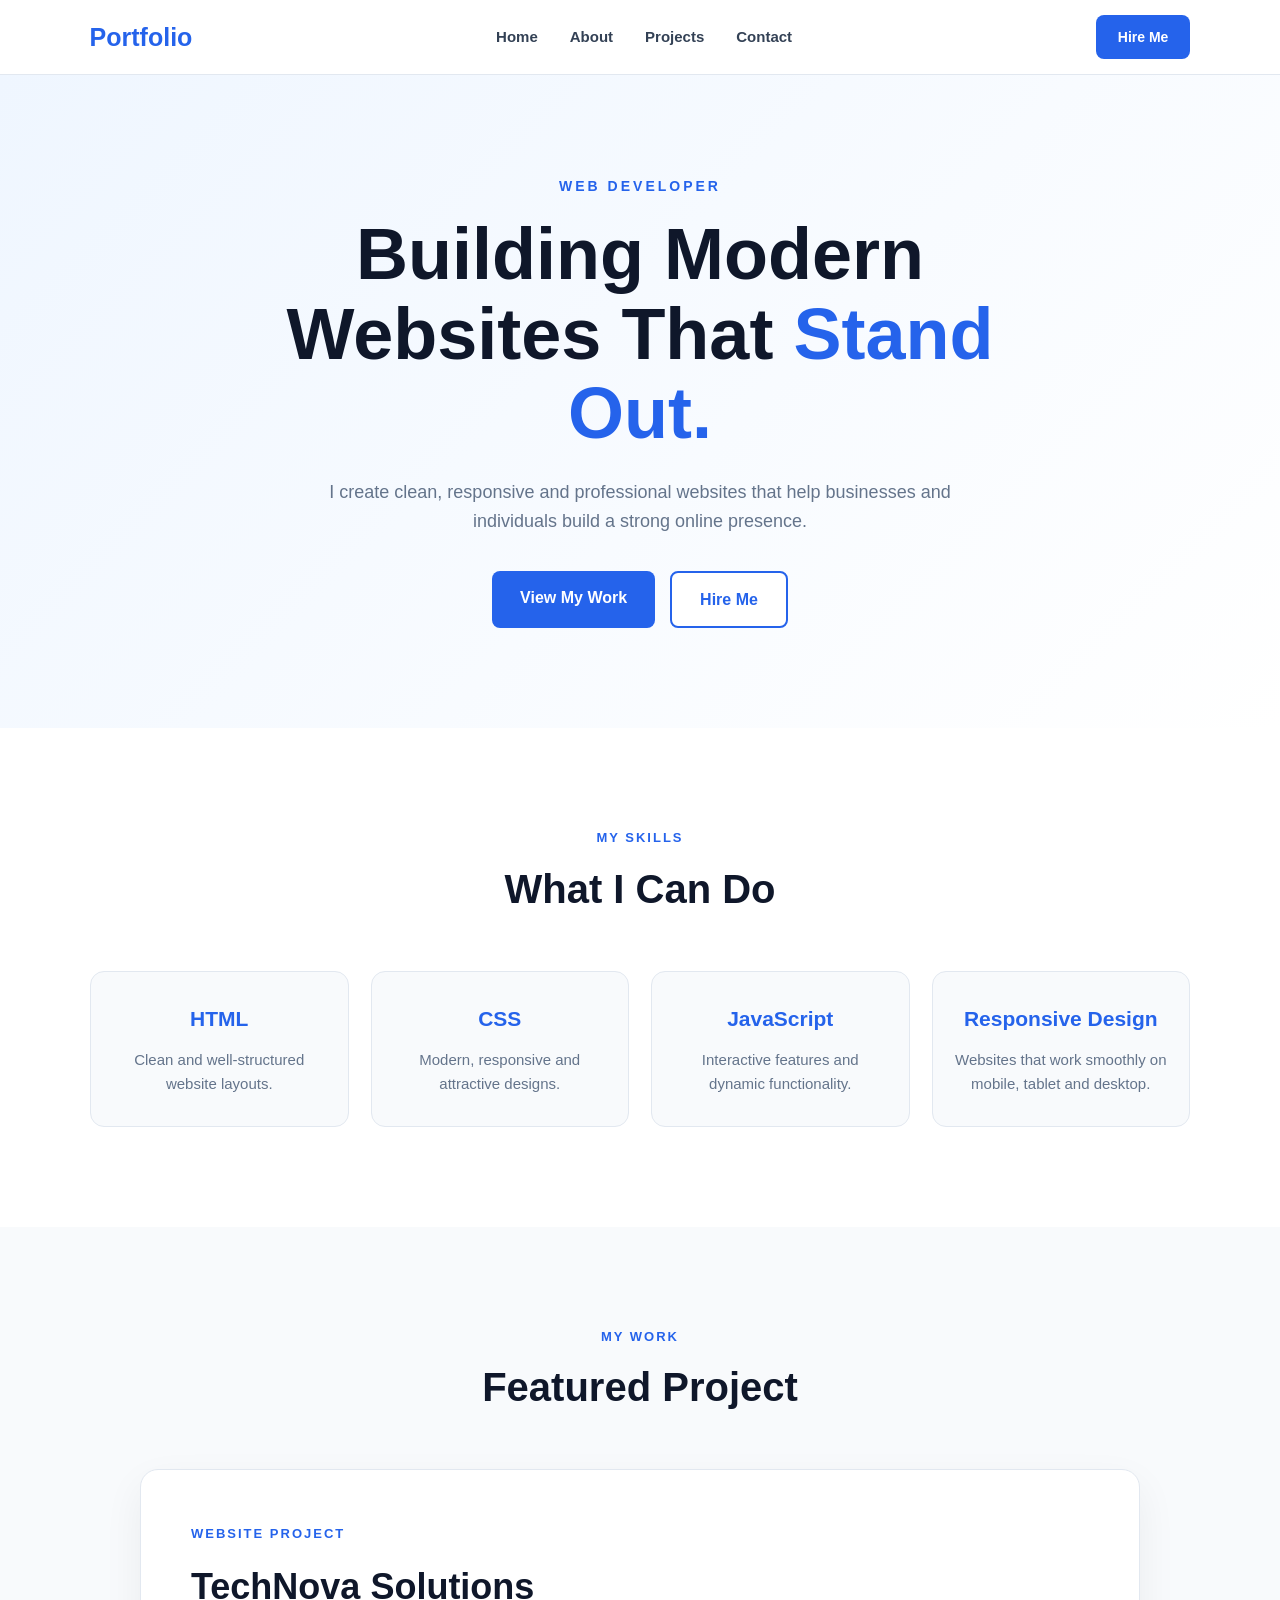
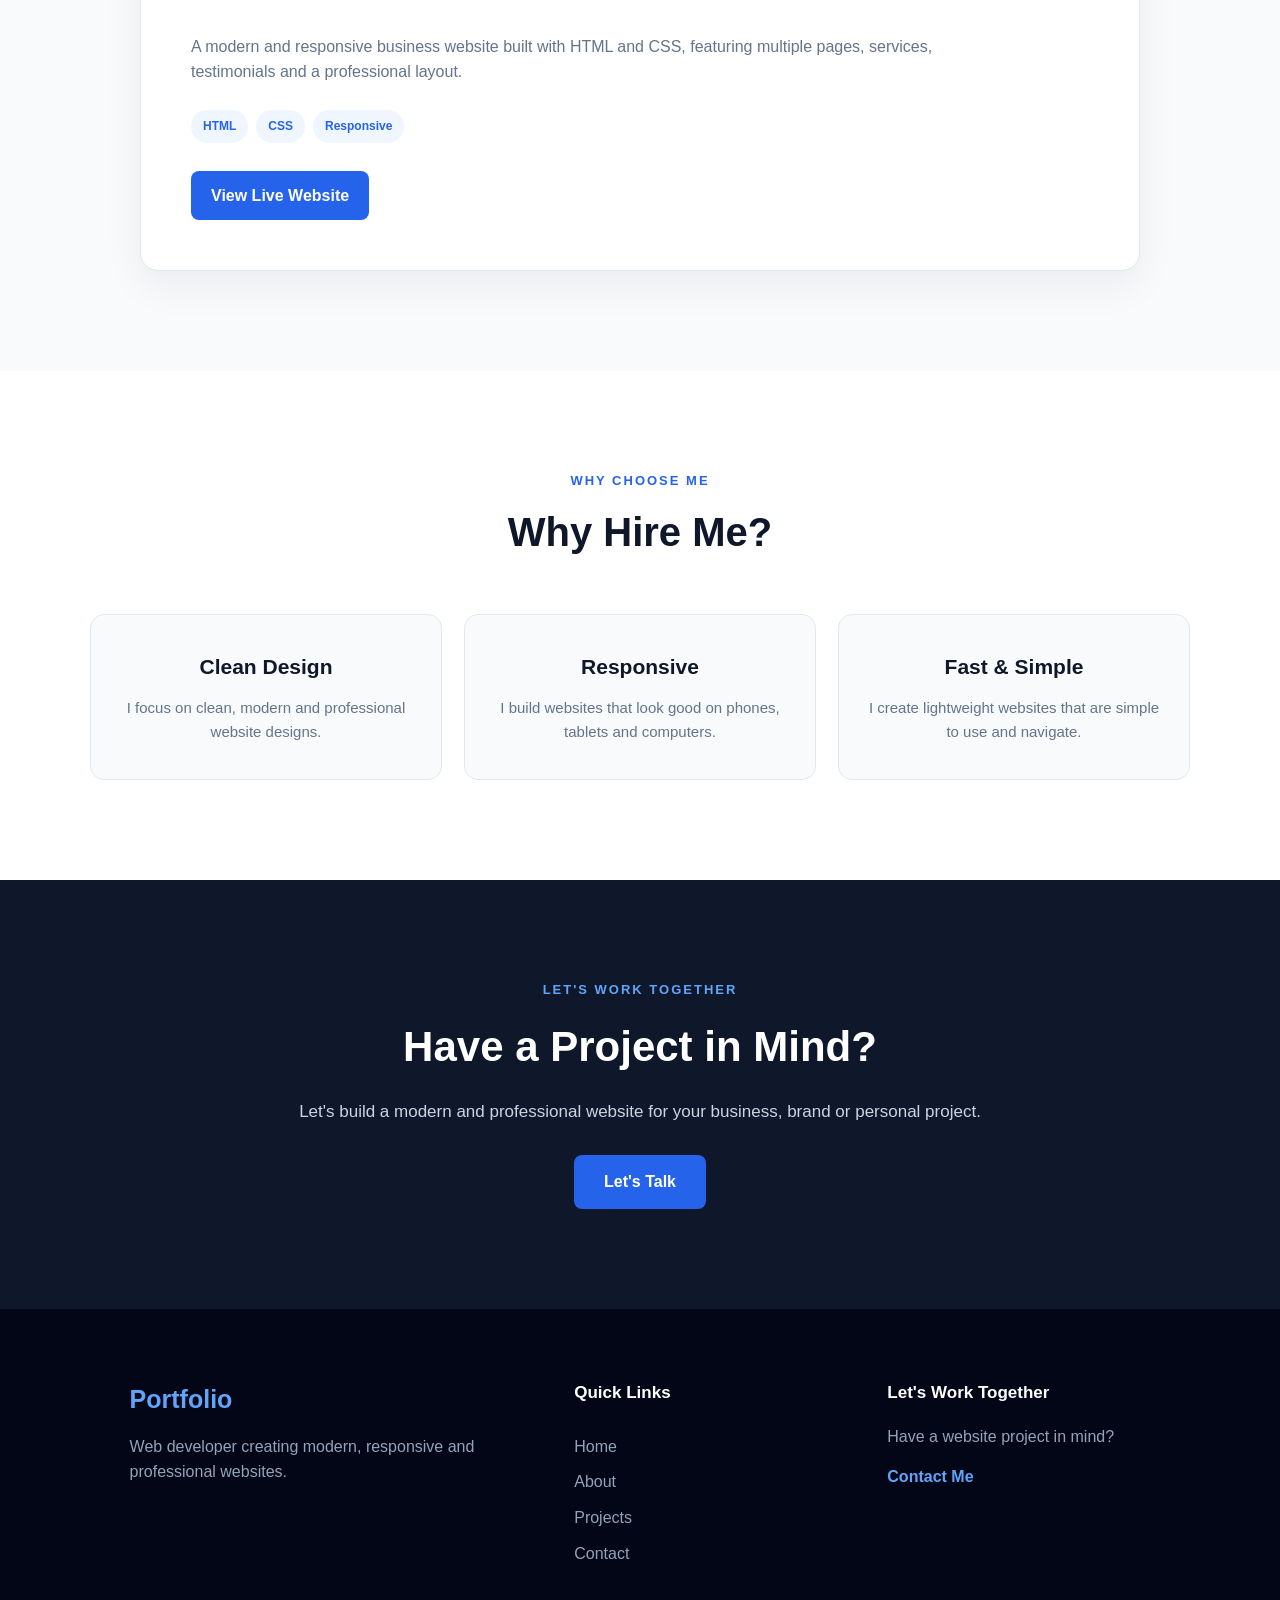
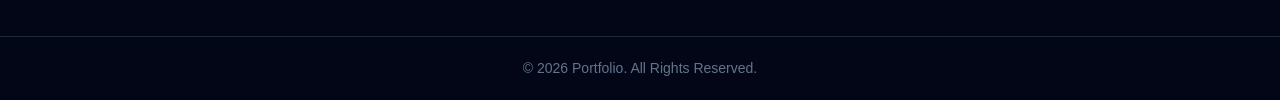
<file: index.html>
<!DOCTYPE html>
<html lang="en">
<head>
    <meta charset="UTF-8">
    <meta name="viewport" content="width=device-width, initial-scale=1.0">

    <title>My Portfolio | Web Developer</title>

    <link rel="stylesheet" href="./css/style.css">
</head>
<link rel="icon" type="image/png" href="./images/favicon.png">
<body>

    <header class="navbar">

        <div class="logo">
            <a href="index.html">Portfolio</a>
        </div>

        <nav>
            <ul class="nav-links">
                <li><a href="index.html">Home</a></li>
                <li><a href="about.html">About</a></li>
                <li><a href="projects.html">Projects</a></li>
                <li><a href="contact.html">Contact</a></li>
            </ul>
        </nav>

        <a href="contact.html" class="nav-button">Hire Me</a>

    </header>
 
<section class="hero">

    <div class="hero-content">
        <p class="hero-tag">WEB DEVELOPER</p>

        <h1>Building Modern Websites That <span>Stand Out.</span></h1>

        <p class="hero-description">
            I create clean, responsive and professional websites
            that help businesses and individuals build a strong online presence.
        </p>

        <div class="hero-buttons">
            <a href="projects.html" class="btn-primary">View My Work</a>
            <a href="contact.html" class="btn-secondary">Hire Me</a>
        </div>
    </div>

</section>

<section class="skills">

    <div class="section-title">
        <p>MY SKILLS</p>
        <h2>What I Can Do</h2>
    </div>

    <div class="skills-container">

        <div class="skill-card">
            <h3>HTML</h3>
            <p>Clean and well-structured website layouts.</p>
        </div>

        <div class="skill-card">
            <h3>CSS</h3>
            <p>Modern, responsive and attractive designs.</p>
        </div>

        <div class="skill-card">
            <h3>JavaScript</h3>
            <p>Interactive features and dynamic functionality.</p>
        </div>

        <div class="skill-card">
            <h3>Responsive Design</h3>
            <p>Websites that work smoothly on mobile, tablet and desktop.</p>
        </div>

    </div>

</section>

<section class="projects-preview">

    <div class="section-title">
        <p>MY WORK</p>
        <h2>Featured Project</h2>
    </div>

    <div class="project-card">

        <div class="project-info">
            <span class="project-label">WEBSITE PROJECT</span>

            <h3>TechNova Solutions</h3>

            <p>
                A modern and responsive business website built with
                HTML and CSS, featuring multiple pages, services,
                testimonials and a professional layout.
            </p>

            <div class="project-tech">
                <span>HTML</span>
                <span>CSS</span>
                <span>Responsive</span>
            </div>

            <a href="https://hassaniftikhar07.github.io/TechNova/"
               target="_blank"
               class="project-button">
                View Live Website
            </a>
        </div>

    </div>

</section>

<section class="why-hire">

    <div class="section-title">
        <p>WHY CHOOSE ME</p>
        <h2>Why Hire Me?</h2>
    </div>

    <div class="why-container">

        <div class="why-card">
            <h3>Clean Design</h3>
            <p>
                I focus on clean, modern and professional website designs.
            </p>
        </div>

        <div class="why-card">
            <h3>Responsive</h3>
            <p>
                I build websites that look good on phones, tablets and computers.
            </p>
        </div>

        <div class="why-card">
            <h3>Fast & Simple</h3>
            <p>
                I create lightweight websites that are simple to use and navigate.
            </p>
        </div>

    </div>

</section>

<section class="cta">

    <div class="cta-content">
        <p class="cta-tag">LET'S WORK TOGETHER</p>

        <h2>Have a Project in Mind?</h2>

        <p>
            Let's build a modern and professional website for your
            business, brand or personal project.
        </p>

        <a href="contact.html" class="cta-button">Let's Talk</a>
    </div>

</section>

<footer class="footer">

    <div class="footer-container">

        <div class="footer-brand">
            <h2>Portfolio</h2>
            <p>
                Web developer creating modern, responsive and professional websites.
            </p>
        </div>

        <div class="footer-links">
            <h3>Quick Links</h3>
            <a href="index.html">Home</a>
            <a href="about.html">About</a>
            <a href="projects.html">Projects</a>
            <a href="contact.html">Contact</a>
        </div>

        <div class="footer-contact">
            <h3>Let's Work Together</h3>
            <p>Have a website project in mind?</p>
            <a href="contact.html">Contact Me</a>
        </div>

    </div>

    <div class="footer-bottom">
        <p>© 2026 Portfolio. All Rights Reserved.</p>
    </div>

</footer>

<button id="backToTop" class="back-to-top">↑</button>

<script src="./js/script.js"></script>
</body>

</html>
</file>
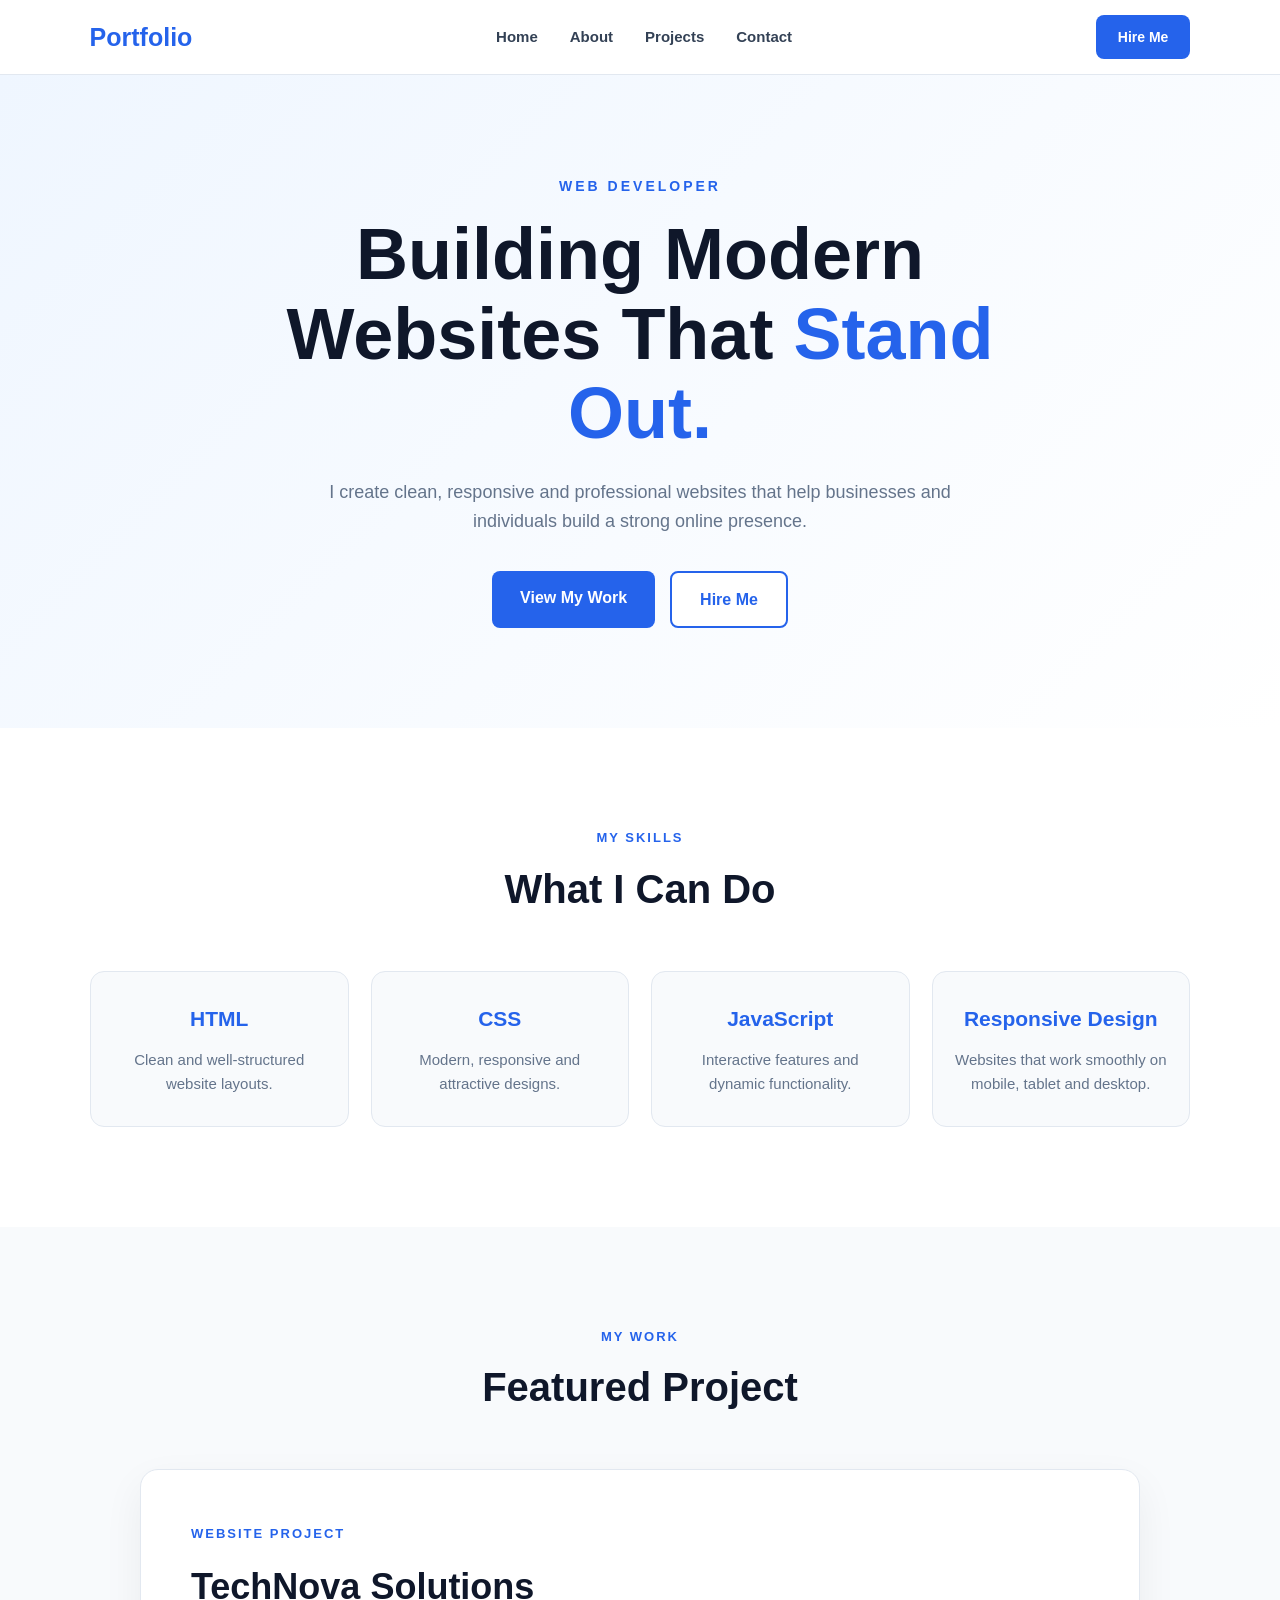
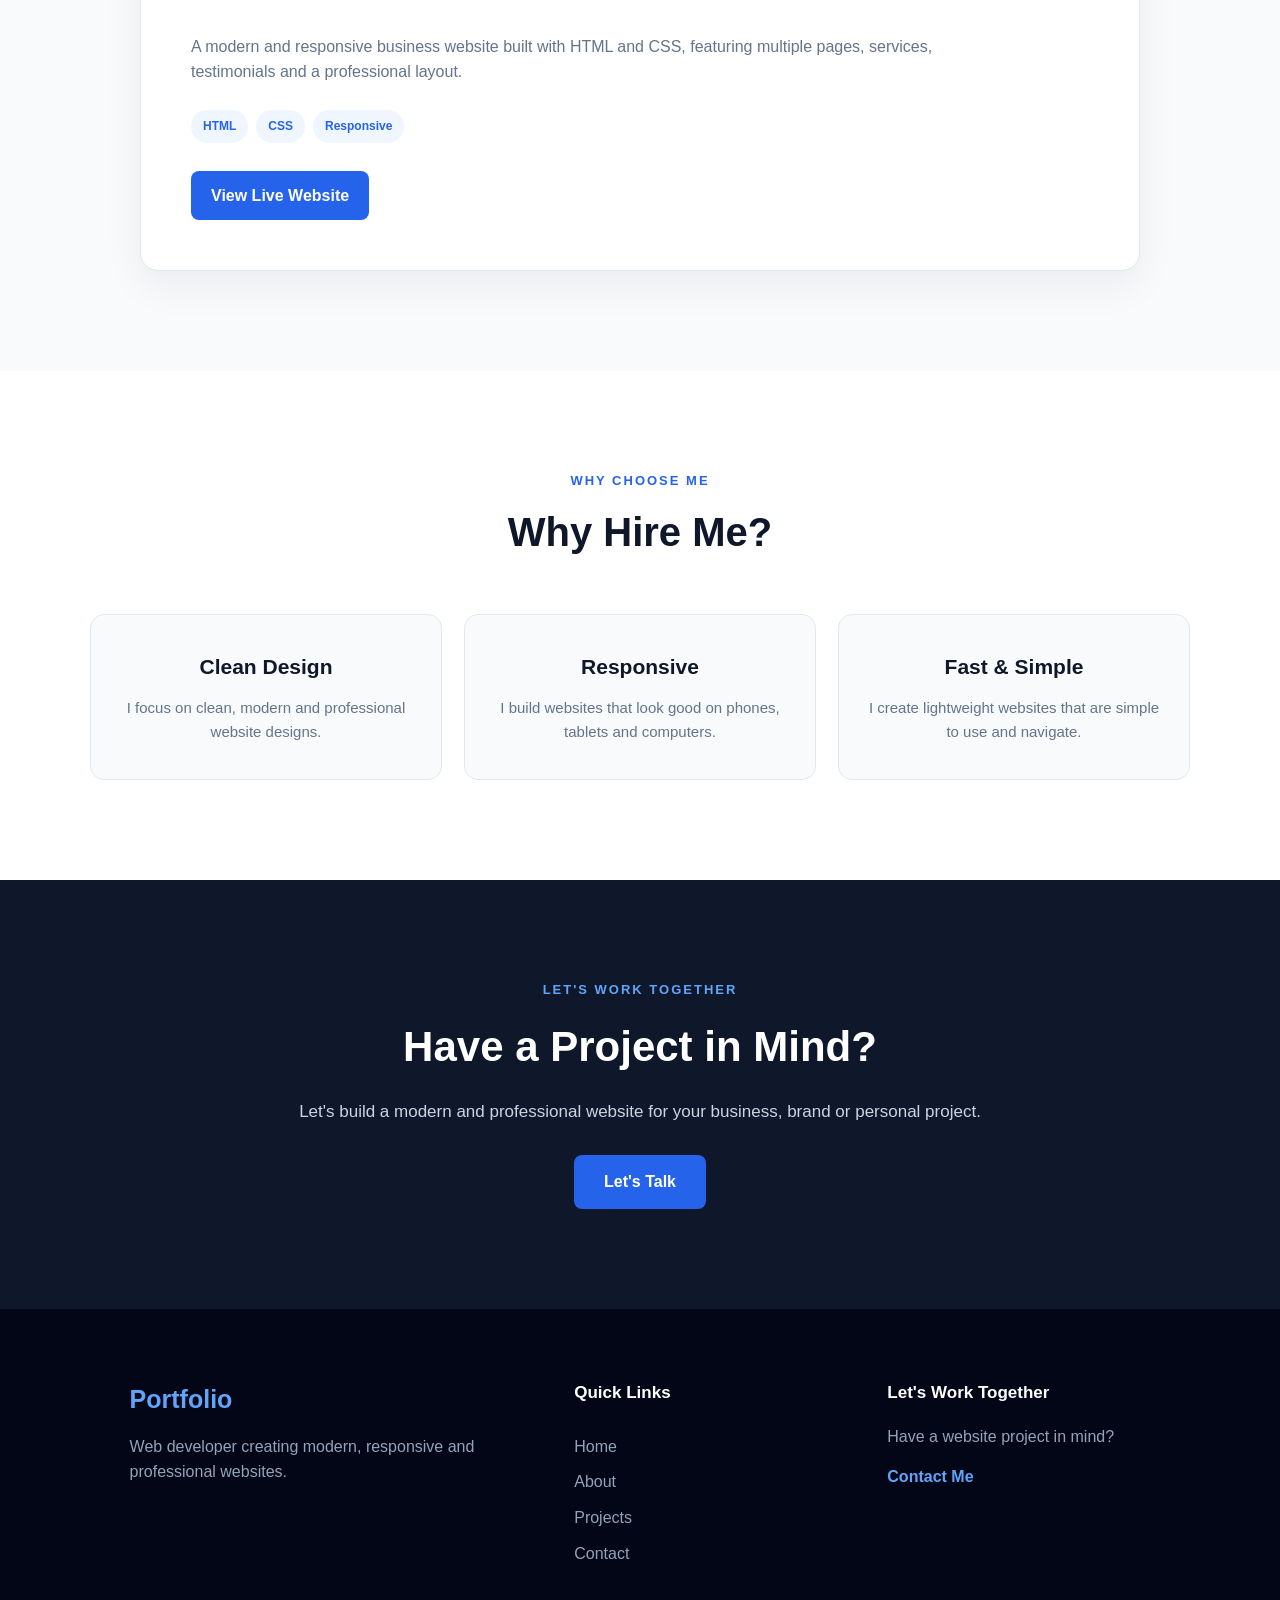
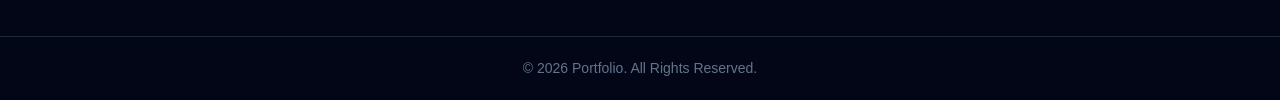
<file: PortFolio/index.html>
<!DOCTYPE html>
<html lang="en">
<head>
    <meta charset="UTF-8">
    <meta name="viewport" content="width=device-width, initial-scale=1.0">

    <title>My Portfolio | Web Developer</title>

    <link rel="stylesheet" href="./css/style.css">
</head>
<link rel="icon" type="image/png" href="./images/favicon.png">
<body>

    <header class="navbar">

        <div class="logo">
            <a href="index.html">Portfolio</a>
        </div>

        <nav>
            <ul class="nav-links">
                <li><a href="index.html">Home</a></li>
                <li><a href="about.html">About</a></li>
                <li><a href="projects.html">Projects</a></li>
                <li><a href="contact.html">Contact</a></li>
            </ul>
        </nav>

        <a href="contact.html" class="nav-button">Hire Me</a>

    </header>
 
<section class="hero">

    <div class="hero-content">
        <p class="hero-tag">WEB DEVELOPER</p>

        <h1>Building Modern Websites That <span>Stand Out.</span></h1>

        <p class="hero-description">
            I create clean, responsive and professional websites
            that help businesses and individuals build a strong online presence.
        </p>

        <div class="hero-buttons">
            <a href="projects.html" class="btn-primary">View My Work</a>
            <a href="contact.html" class="btn-secondary">Hire Me</a>
        </div>
    </div>

</section>

<section class="skills">

    <div class="section-title">
        <p>MY SKILLS</p>
        <h2>What I Can Do</h2>
    </div>

    <div class="skills-container">

        <div class="skill-card">
            <h3>HTML</h3>
            <p>Clean and well-structured website layouts.</p>
        </div>

        <div class="skill-card">
            <h3>CSS</h3>
            <p>Modern, responsive and attractive designs.</p>
        </div>

        <div class="skill-card">
            <h3>JavaScript</h3>
            <p>Interactive features and dynamic functionality.</p>
        </div>

        <div class="skill-card">
            <h3>Responsive Design</h3>
            <p>Websites that work smoothly on mobile, tablet and desktop.</p>
        </div>

    </div>

</section>

<section class="projects-preview">

    <div class="section-title">
        <p>MY WORK</p>
        <h2>Featured Project</h2>
    </div>

    <div class="project-card">

        <div class="project-info">
            <span class="project-label">WEBSITE PROJECT</span>

            <h3>TechNova Solutions</h3>

            <p>
                A modern and responsive business website built with
                HTML and CSS, featuring multiple pages, services,
                testimonials and a professional layout.
            </p>

            <div class="project-tech">
                <span>HTML</span>
                <span>CSS</span>
                <span>Responsive</span>
            </div>

            <a href="https://hassaniftikhar07.github.io/TechNova/"
               target="_blank"
               class="project-button">
                View Live Website
            </a>
        </div>

    </div>

</section>

<section class="why-hire">

    <div class="section-title">
        <p>WHY CHOOSE ME</p>
        <h2>Why Hire Me?</h2>
    </div>

    <div class="why-container">

        <div class="why-card">
            <h3>Clean Design</h3>
            <p>
                I focus on clean, modern and professional website designs.
            </p>
        </div>

        <div class="why-card">
            <h3>Responsive</h3>
            <p>
                I build websites that look good on phones, tablets and computers.
            </p>
        </div>

        <div class="why-card">
            <h3>Fast & Simple</h3>
            <p>
                I create lightweight websites that are simple to use and navigate.
            </p>
        </div>

    </div>

</section>

<section class="cta">

    <div class="cta-content">
        <p class="cta-tag">LET'S WORK TOGETHER</p>

        <h2>Have a Project in Mind?</h2>

        <p>
            Let's build a modern and professional website for your
            business, brand or personal project.
        </p>

        <a href="contact.html" class="cta-button">Let's Talk</a>
    </div>

</section>

<footer class="footer">

    <div class="footer-container">

        <div class="footer-brand">
            <h2>Portfolio</h2>
            <p>
                Web developer creating modern, responsive and professional websites.
            </p>
        </div>

        <div class="footer-links">
            <h3>Quick Links</h3>
            <a href="index.html">Home</a>
            <a href="about.html">About</a>
            <a href="projects.html">Projects</a>
            <a href="contact.html">Contact</a>
        </div>

        <div class="footer-contact">
            <h3>Let's Work Together</h3>
            <p>Have a website project in mind?</p>
            <a href="contact.html">Contact Me</a>
        </div>

    </div>

    <div class="footer-bottom">
        <p>© 2026 Portfolio. All Rights Reserved.</p>
    </div>

</footer>

<button id="backToTop" class="back-to-top">↑</button>

<script src="./js/script.js"></script>
</body>

</html>
</file>
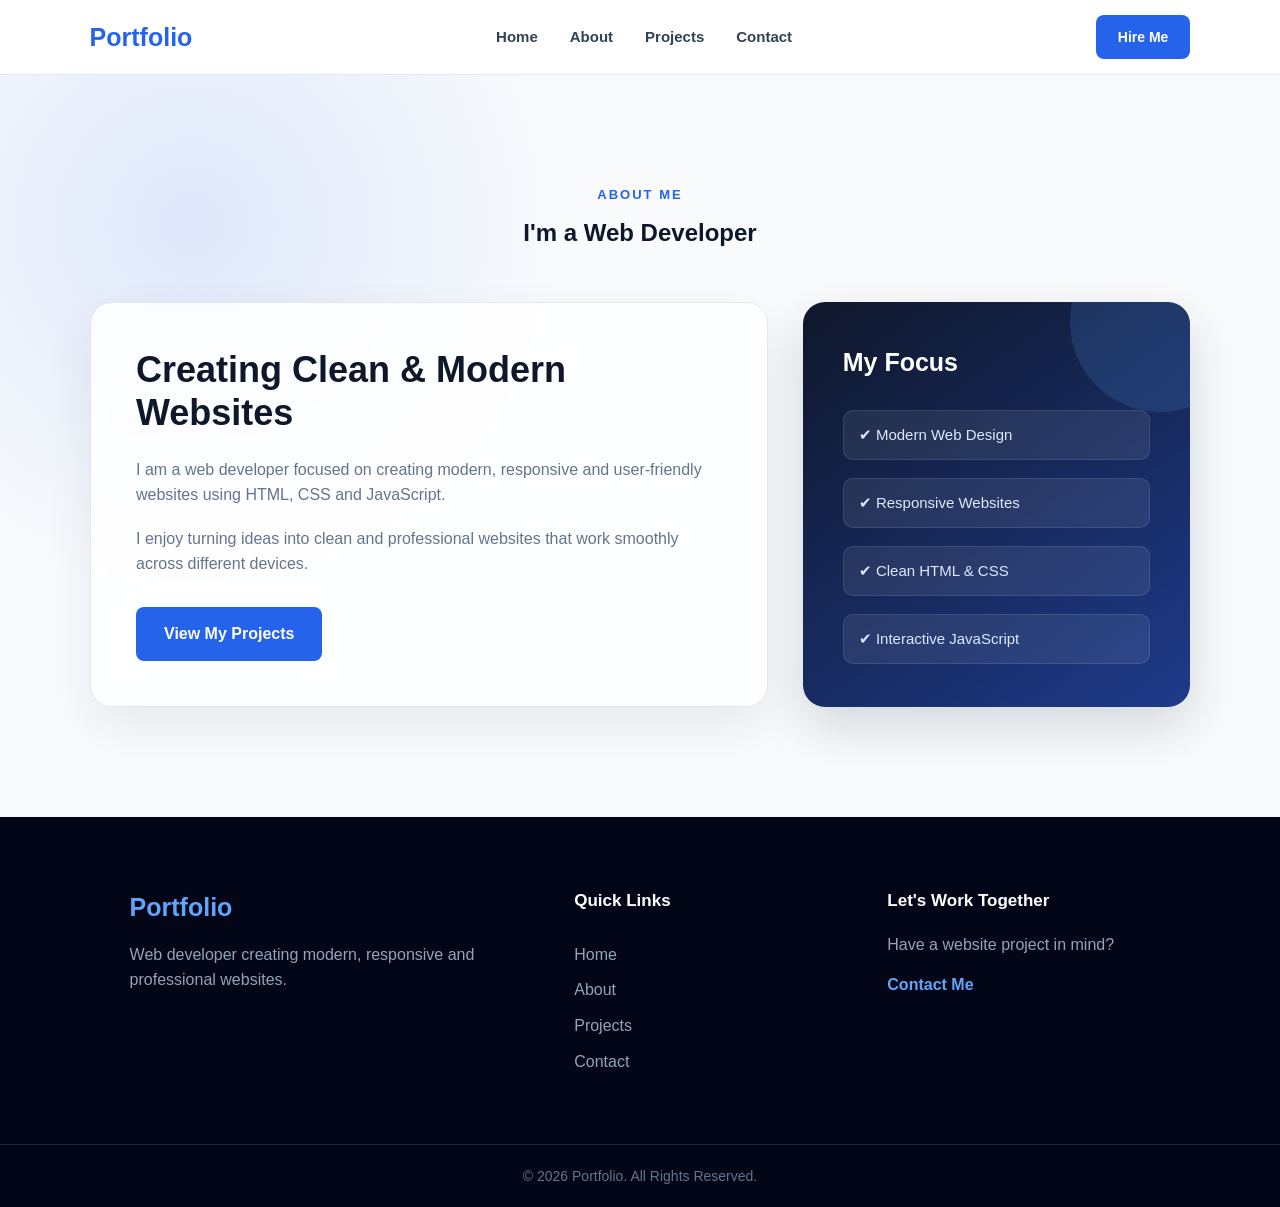
<file: about.html>
<!DOCTYPE html>
<html lang="en">
<head>
    <meta charset="UTF-8">
    <meta name="viewport" content="width=device-width, initial-scale=1.0">

    <title>About Me | Web Developer</title>

    <link rel="stylesheet" href="./css/style.css">
</head>
<link rel="icon" type="image/png" href="./images/favicon.png">
<body>

    <header class="navbar">

        <div class="logo">
            <a href="index.html">Portfolio</a>
        </div>

        <nav>
            <ul class="nav-links">
                <li><a href="index.html">Home</a></li>
                <li><a href="about.html">About</a></li>
                <li><a href="projects.html">Projects</a></li>
                <li><a href="contact.html">Contact</a></li>
            </ul>
        </nav>

        <a href="contact.html" class="nav-button">Hire Me</a>

    </header>

<section class="about-section">

    <div class="section-title">
        <p>ABOUT ME</p>
        <h1>I'm a Web Developer</h1>
    </div>

    <div class="about-content">

        <div class="about-text">
            <h2>Creating Clean & Modern Websites</h2>

            <p>
                I am a web developer focused on creating modern,
                responsive and user-friendly websites using HTML,
                CSS and JavaScript.
            </p>

            <p>
                I enjoy turning ideas into clean and professional
                websites that work smoothly across different devices.
            </p>

            <a href="projects.html" class="btn-primary">
                View My Projects
            </a>
        </div>

        <div class="about-box">
            <h3>My Focus</h3>

            <ul>
                <li>✔ Modern Web Design</li>
                <li>✔ Responsive Websites</li>
                <li>✔ Clean HTML & CSS</li>
                <li>✔ Interactive JavaScript</li>
            </ul>
        </div>

    </div>

</section>
<footer class="footer">
    <div class="footer-container">

        <div class="footer-brand">
            <h2>Portfolio</h2>
            <p>
                Web developer creating modern, responsive and professional websites.
            </p>
        </div>

        <div class="footer-links">
            <h3>Quick Links</h3>
            <a href="index.html">Home</a>
            <a href="about.html">About</a>
            <a href="projects.html">Projects</a>
            <a href="contact.html">Contact</a>
        </div>

        <div class="footer-contact">
            <h3>Let's Work Together</h3>
            <p>Have a website project in mind?</p>
            <a href="contact.html">Contact Me</a>
        </div>

    </div>

    <div class="footer-bottom">
        <p>© 2026 Portfolio. All Rights Reserved.</p>
    </div>
</footer>

<button id="backToTop" class="back-to-top">↑</button>

<script src="./js/script.js"></script>

</body>
</html>
</file>
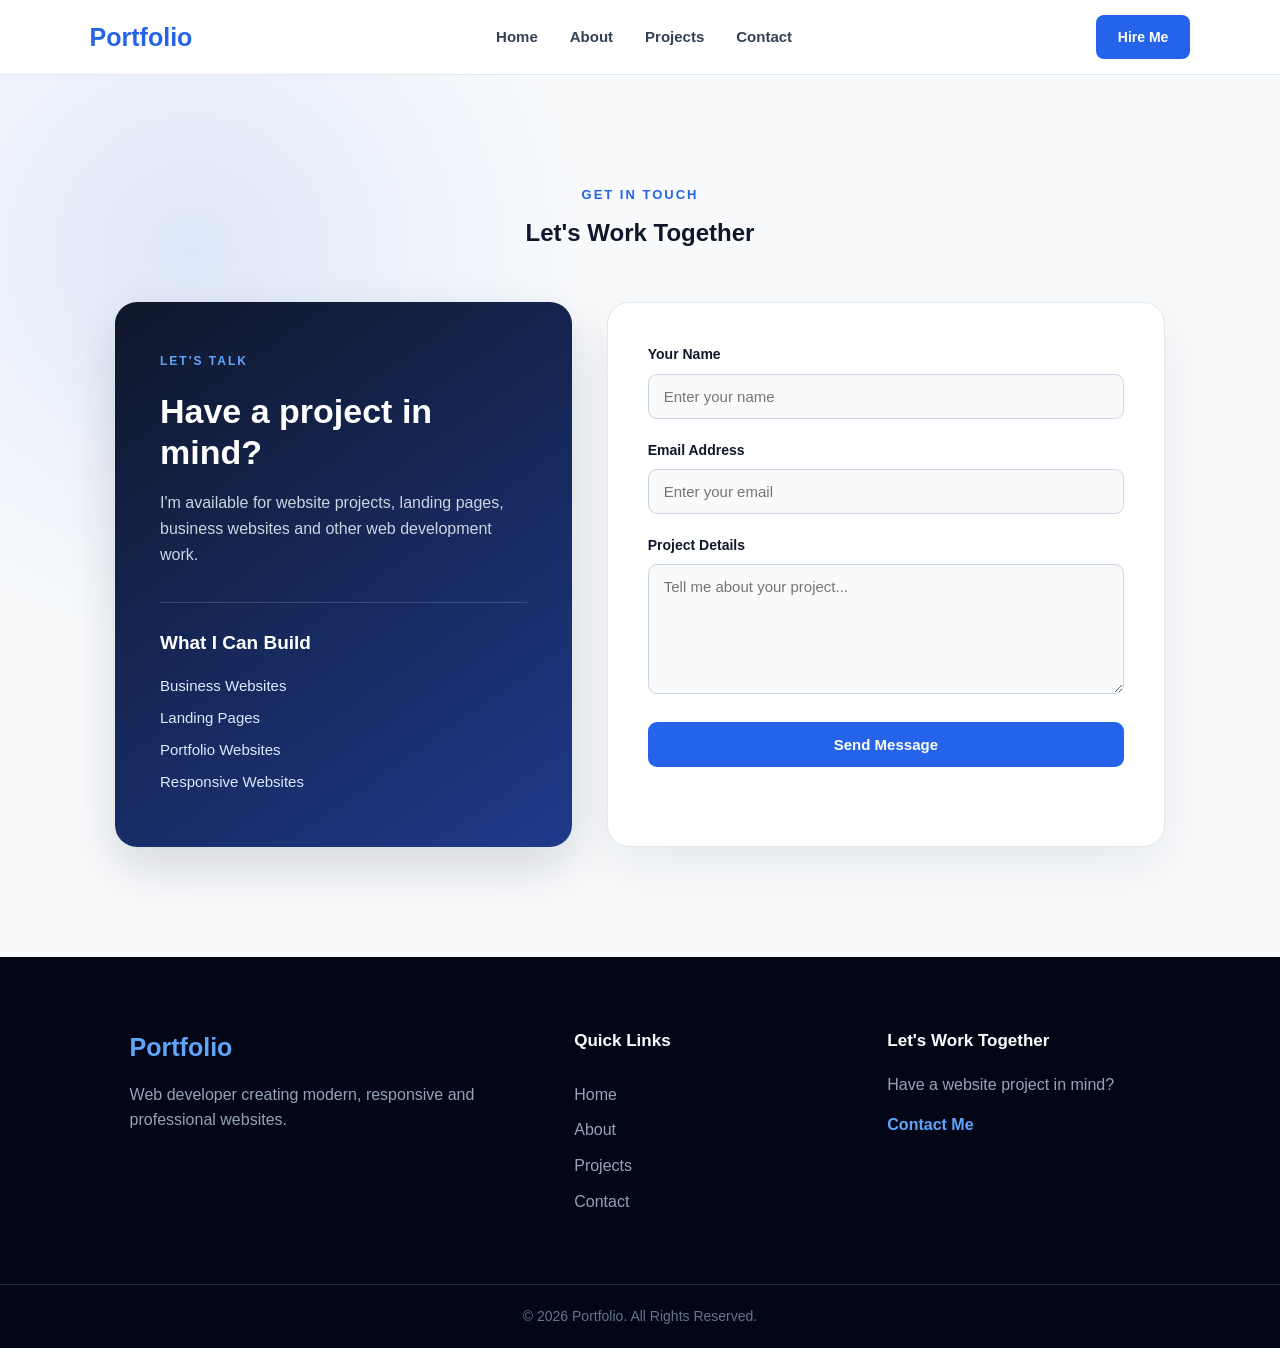
<file: contact.html>
<!DOCTYPE html>
<html lang="en">
<head>
    <meta charset="UTF-8">
    <meta name="viewport" content="width=device-width, initial-scale=1.0">
    <title>Contact | Web Developer</title>
    <link rel="stylesheet" href="./css/style.css">
</head>
<body>
<link rel="icon" type="image/png" href="./images/favicon.png">
<header class="navbar">
    <div class="logo">
        <a href="index.html">Portfolio</a>
    </div>

    <nav>
        <ul class="nav-links">
            <li><a href="index.html">Home</a></li>
            <li><a href="about.html">About</a></li>
            <li><a href="projects.html">Projects</a></li>
            <li><a href="contact.html">Contact</a></li>
        </ul>
    </nav>

    <a href="contact.html" class="nav-button">Hire Me</a>
</header>

<section class="contact-page">

    <div class="section-title">
        <p>GET IN TOUCH</p>
        <h1>Let's Work Together</h1>
    </div>

    <div class="contact-container">

        <div class="contact-info">

            <span>LET'S TALK</span>

            <h2>Have a project in mind?</h2>

            <p>
                I'm available for website projects, landing pages,
                business websites and other web development work.
            </p>

            <div class="contact-item">
                <h3>What I Can Build</h3>
                <p>Business Websites</p>
                <p>Landing Pages</p>
                <p>Portfolio Websites</p>
                <p>Responsive Websites</p>
            </div>

        </div>

        <div class="contact-form">

            <form>

                <div class="form-group">
                    <label for="name">Your Name</label>
                    <input
                        type="text"
                        id="name"
                        placeholder="Enter your name"
                        required>
                </div>

                <div class="form-group">
                    <label for="email">Email Address</label>
                    <input
                        type="email"
                        id="email"
                        placeholder="Enter your email"
                        required>
                </div>

                <div class="form-group">
                    <label for="message">Project Details</label>
                    <textarea
                        id="message"
                        rows="6"
                        placeholder="Tell me about your project..."
                        required></textarea>
                </div>

                <button type="submit" class="contact-button">
                    Send Message
                </button>

            </form>

        </div>

    </div>

</section>

<footer class="footer">

    <div class="footer-container">

        <div class="footer-brand">
            <h2>Portfolio</h2>
            <p>
                Web developer creating modern, responsive and professional websites.
            </p>
        </div>

        <div class="footer-links">
            <h3>Quick Links</h3>
            <a href="index.html">Home</a>
            <a href="about.html">About</a>
            <a href="projects.html">Projects</a>
            <a href="contact.html">Contact</a>
        </div>

        <div class="footer-contact">
            <h3>Let's Work Together</h3>
            <p>Have a website project in mind?</p>
            <a href="contact.html">Contact Me</a>
        </div>

    </div>

    <div class="footer-bottom">
        <p>© 2026 Portfolio. All Rights Reserved.</p>
    </div>

</footer>

<button id="backToTop" class="back-to-top">↑</button>

<script src="./js/script.js"></script>

</body>
</html>
</file>
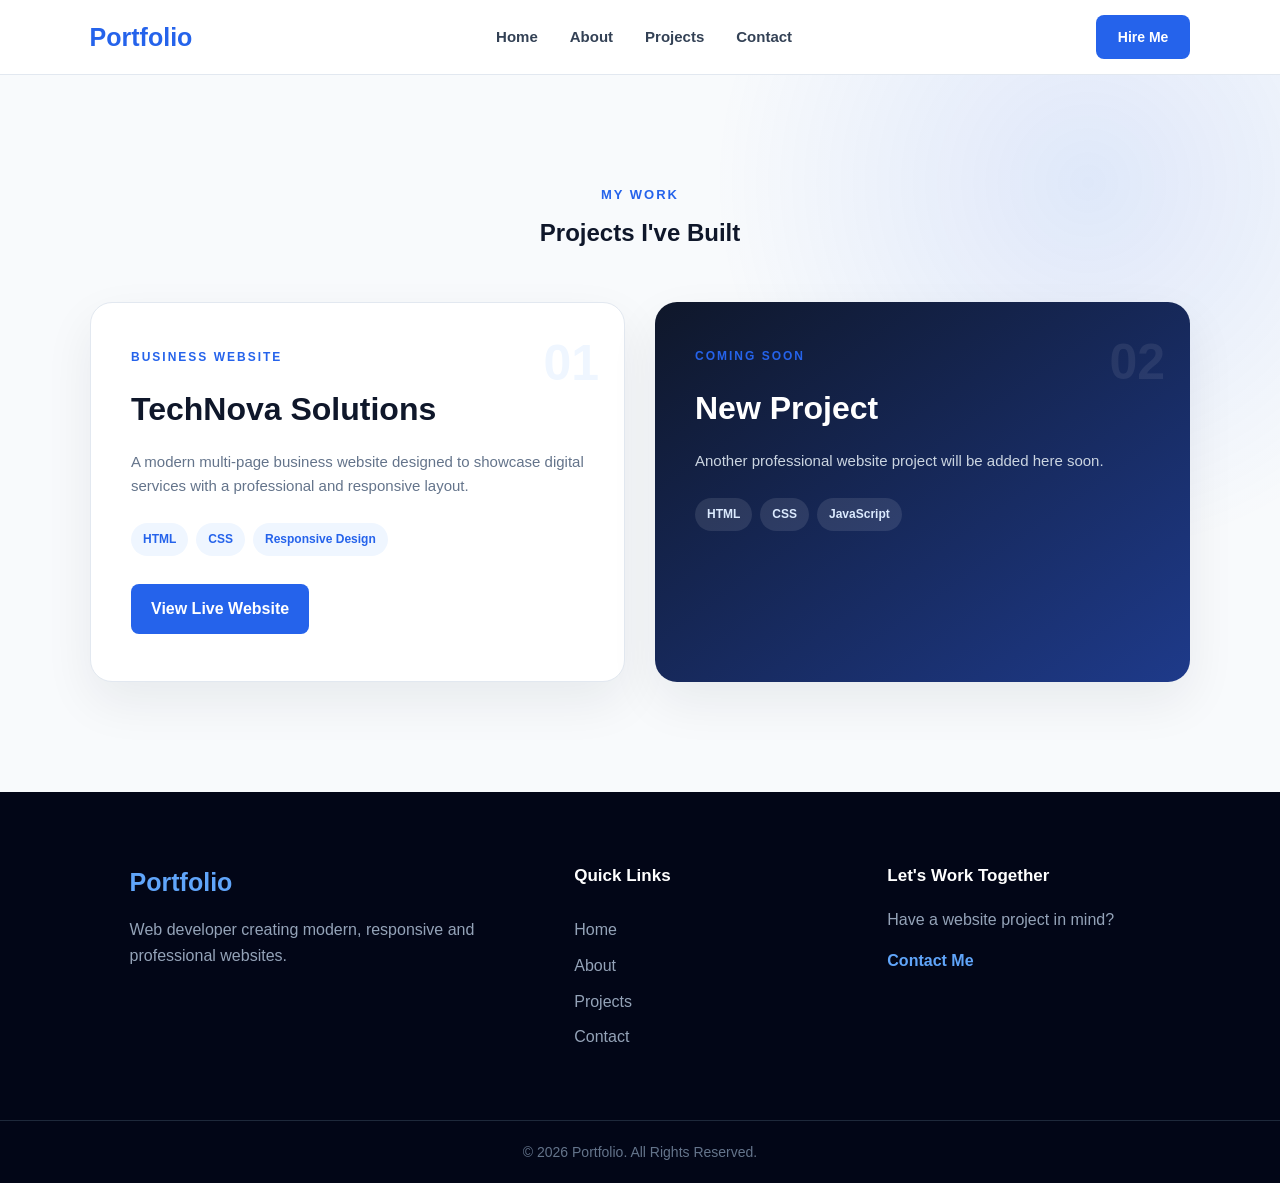
<file: projects.html>
<!DOCTYPE html>
<html lang="en">
<head>
    <meta charset="UTF-8">
    <meta name="viewport" content="width=device-width, initial-scale=1.0">
    <title>Projects | Web Developer</title>
    <link rel="stylesheet" href="./css/style.css">
</head>
<link rel="icon" type="image/png" href="./images/favicon.png">
<body>

<header class="navbar">
    <div class="logo">
        <a href="index.html">Portfolio</a>
    </div>

    <nav>
        <ul class="nav-links">
            <li><a href="index.html">Home</a></li>
            <li><a href="about.html">About</a></li>
            <li><a href="projects.html">Projects</a></li>
            <li><a href="contact.html">Contact</a></li>
        </ul>
    </nav>

    <a href="contact.html" class="nav-button">Hire Me</a>
</header>

<section class="projects-page">

    <div class="section-title">
        <p>MY WORK</p>
        <h1>Projects I've Built</h1>
    </div>

    <div class="projects-grid">

        <div class="portfolio-project">
            <div class="project-number">01</div>

            <div class="project-content">
                <span>BUSINESS WEBSITE</span>

                <h2>TechNova Solutions</h2>

                <p>
                    A modern multi-page business website designed to
                    showcase digital services with a professional and
                    responsive layout.
                </p>

                <div class="project-tech">
                    <span>HTML</span>
                    <span>CSS</span>
                    <span>Responsive Design</span>
                </div>

                <a
                    href="https://hassaniftikhar07.github.io/TechNova/"
                    target="_blank"
                    class="project-button">
                    View Live Website
                </a>
            </div>
        </div>

        <div class="portfolio-project coming-soon">
            <div class="project-number">02</div>

            <div class="project-content">
                <span>COMING SOON</span>

                <h2>New Project</h2>

                <p>
                    Another professional website project will be added
                    here soon.
                </p>

                <div class="project-tech">
                    <span>HTML</span>
                    <span>CSS</span>
                    <span>JavaScript</span>
                </div>
            </div>
        </div>

    </div>

</section>

<footer class="footer">

    <div class="footer-container">

        <div class="footer-brand">
            <h2>Portfolio</h2>
            <p>
                Web developer creating modern, responsive and professional websites.
            </p>
        </div>

        <div class="footer-links">
            <h3>Quick Links</h3>
            <a href="index.html">Home</a>
            <a href="about.html">About</a>
            <a href="projects.html">Projects</a>
            <a href="contact.html">Contact</a>
        </div>

        <div class="footer-contact">
            <h3>Let's Work Together</h3>
            <p>Have a website project in mind?</p>
            <a href="contact.html">Contact Me</a>
        </div>

    </div>

    <div class="footer-bottom">
        <p>© 2026 Portfolio. All Rights Reserved.</p>
    </div>

</footer>

<button id="backToTop" class="back-to-top">↑</button>

<script src="./js/script.js"></script>

</body>
</html>
</file>
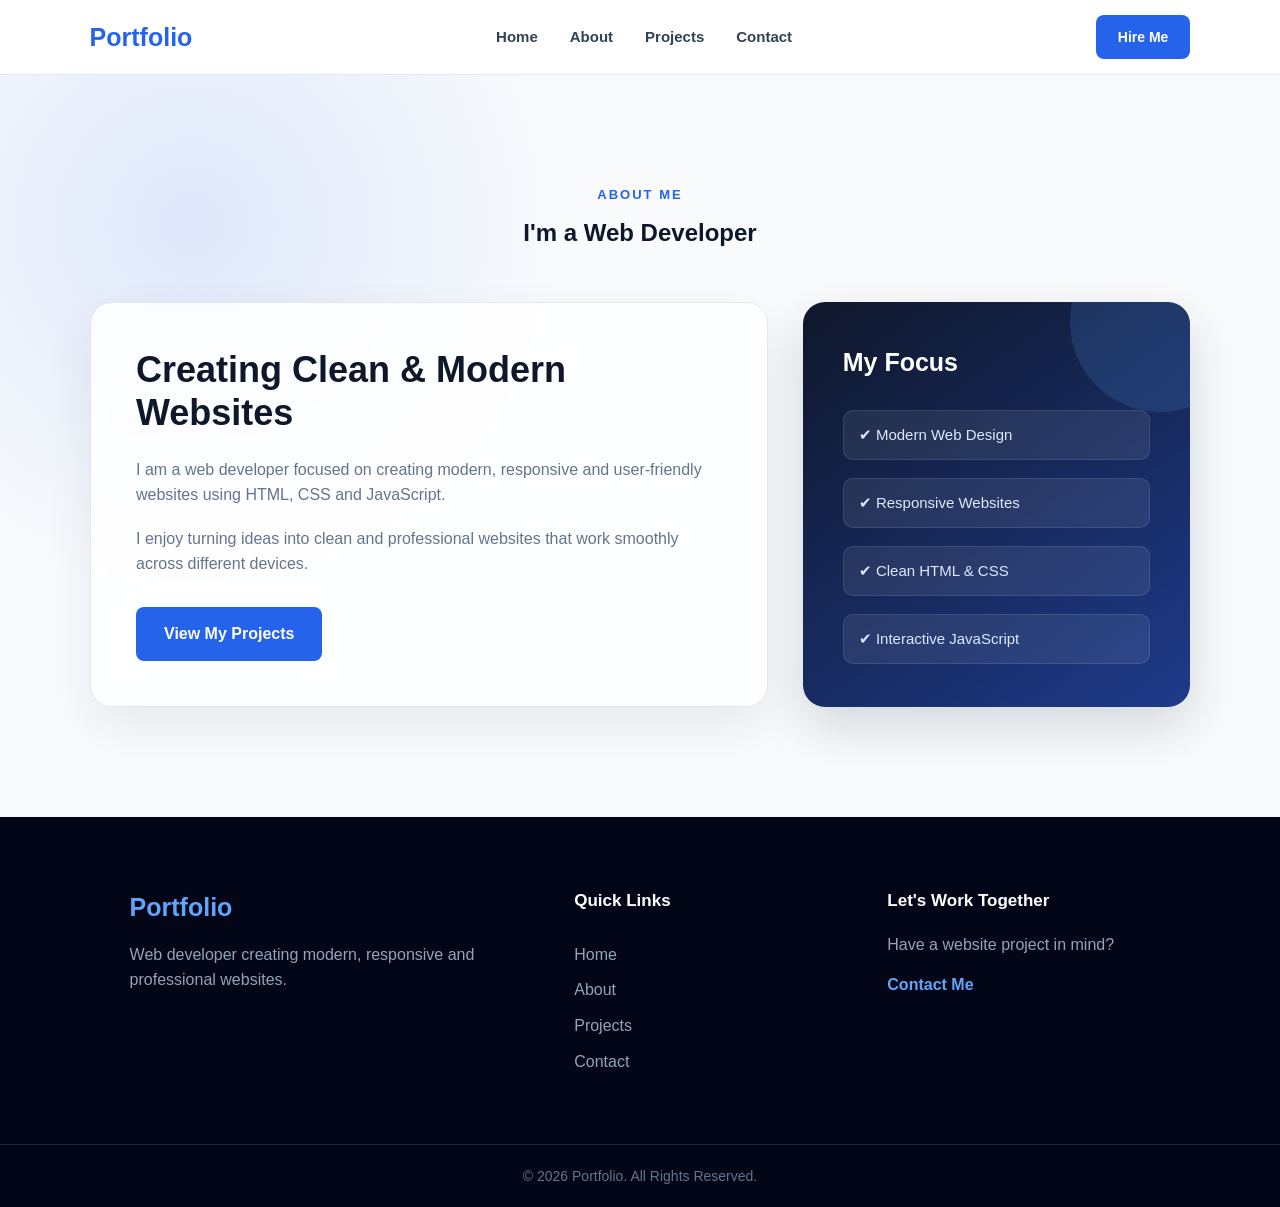
<file: PortFolio/about.html>
<!DOCTYPE html>
<html lang="en">
<head>
    <meta charset="UTF-8">
    <meta name="viewport" content="width=device-width, initial-scale=1.0">

    <title>About Me | Web Developer</title>

    <link rel="stylesheet" href="./css/style.css">
</head>
<link rel="icon" type="image/png" href="./images/favicon.png">
<body>

    <header class="navbar">

        <div class="logo">
            <a href="index.html">Portfolio</a>
        </div>

        <nav>
            <ul class="nav-links">
                <li><a href="index.html">Home</a></li>
                <li><a href="about.html">About</a></li>
                <li><a href="projects.html">Projects</a></li>
                <li><a href="contact.html">Contact</a></li>
            </ul>
        </nav>

        <a href="contact.html" class="nav-button">Hire Me</a>

    </header>

<section class="about-section">

    <div class="section-title">
        <p>ABOUT ME</p>
        <h1>I'm a Web Developer</h1>
    </div>

    <div class="about-content">

        <div class="about-text">
            <h2>Creating Clean & Modern Websites</h2>

            <p>
                I am a web developer focused on creating modern,
                responsive and user-friendly websites using HTML,
                CSS and JavaScript.
            </p>

            <p>
                I enjoy turning ideas into clean and professional
                websites that work smoothly across different devices.
            </p>

            <a href="projects.html" class="btn-primary">
                View My Projects
            </a>
        </div>

        <div class="about-box">
            <h3>My Focus</h3>

            <ul>
                <li>✔ Modern Web Design</li>
                <li>✔ Responsive Websites</li>
                <li>✔ Clean HTML & CSS</li>
                <li>✔ Interactive JavaScript</li>
            </ul>
        </div>

    </div>

</section>
<footer class="footer">
    <div class="footer-container">

        <div class="footer-brand">
            <h2>Portfolio</h2>
            <p>
                Web developer creating modern, responsive and professional websites.
            </p>
        </div>

        <div class="footer-links">
            <h3>Quick Links</h3>
            <a href="index.html">Home</a>
            <a href="about.html">About</a>
            <a href="projects.html">Projects</a>
            <a href="contact.html">Contact</a>
        </div>

        <div class="footer-contact">
            <h3>Let's Work Together</h3>
            <p>Have a website project in mind?</p>
            <a href="contact.html">Contact Me</a>
        </div>

    </div>

    <div class="footer-bottom">
        <p>© 2026 Portfolio. All Rights Reserved.</p>
    </div>
</footer>

<button id="backToTop" class="back-to-top">↑</button>

<script src="./js/script.js"></script>

</body>
</html>
</file>
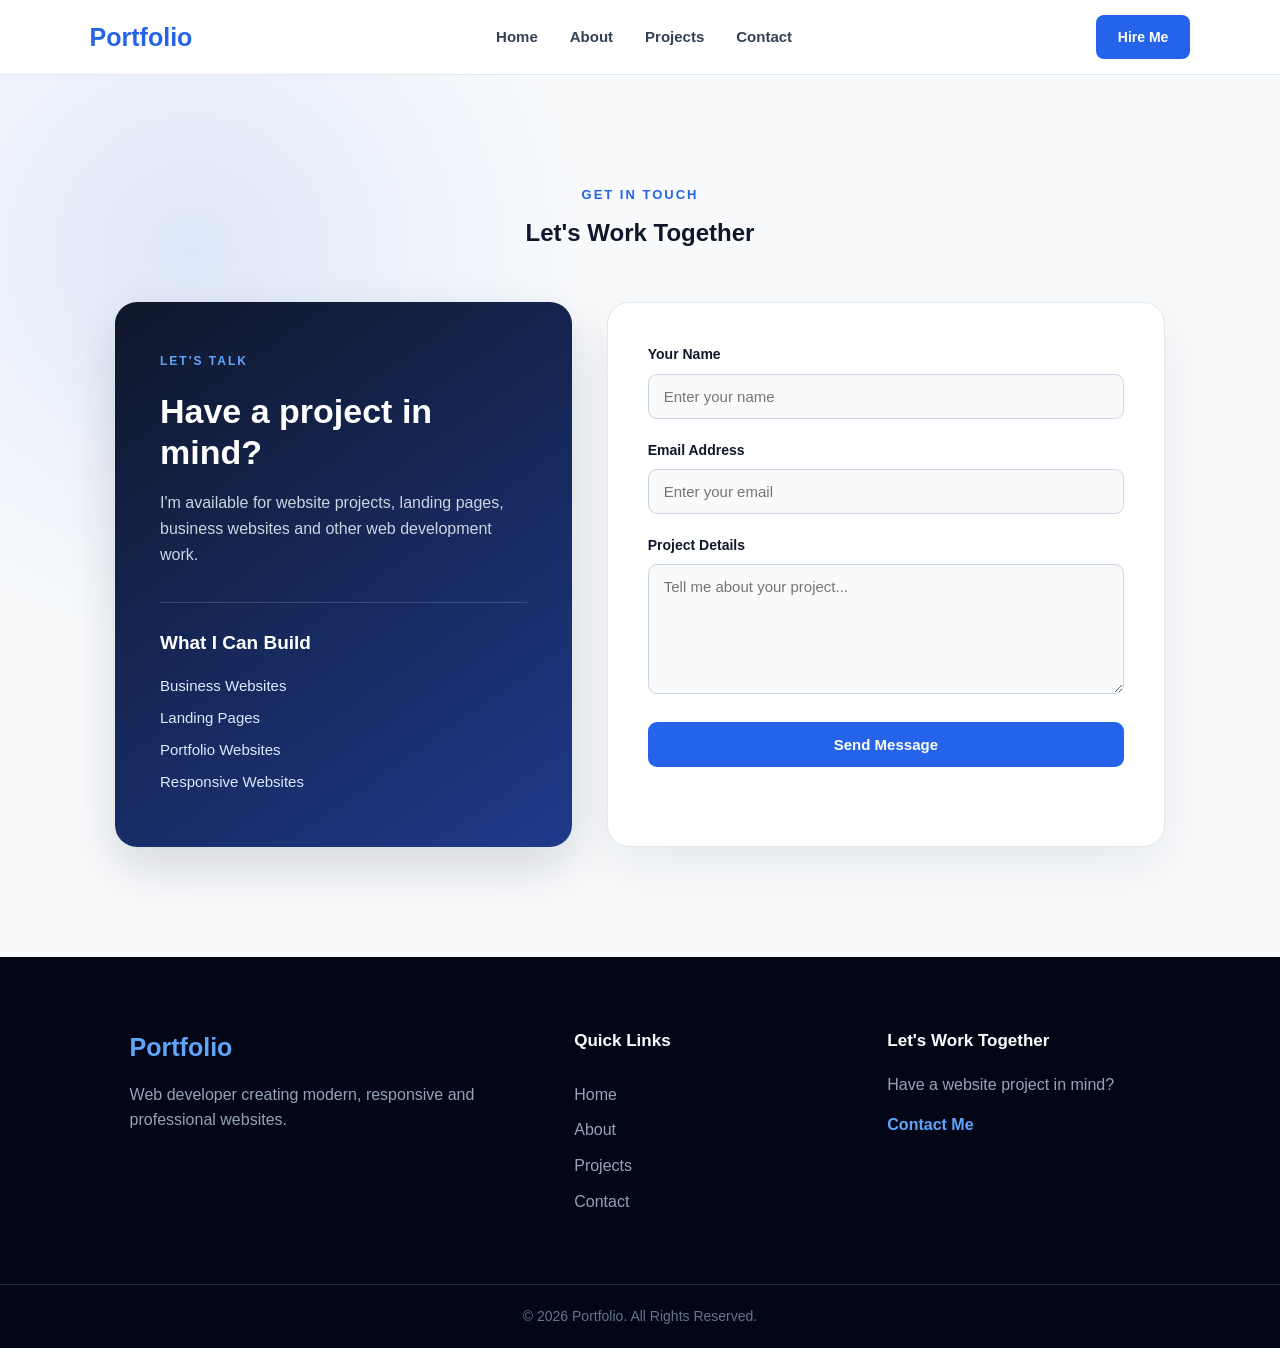
<file: PortFolio/contact.html>
<!DOCTYPE html>
<html lang="en">
<head>
    <meta charset="UTF-8">
    <meta name="viewport" content="width=device-width, initial-scale=1.0">
    <title>Contact | Web Developer</title>
    <link rel="stylesheet" href="./css/style.css">
</head>
<body>
<link rel="icon" type="image/png" href="./images/favicon.png">
<header class="navbar">
    <div class="logo">
        <a href="index.html">Portfolio</a>
    </div>

    <nav>
        <ul class="nav-links">
            <li><a href="index.html">Home</a></li>
            <li><a href="about.html">About</a></li>
            <li><a href="projects.html">Projects</a></li>
            <li><a href="contact.html">Contact</a></li>
        </ul>
    </nav>

    <a href="contact.html" class="nav-button">Hire Me</a>
</header>

<section class="contact-page">

    <div class="section-title">
        <p>GET IN TOUCH</p>
        <h1>Let's Work Together</h1>
    </div>

    <div class="contact-container">

        <div class="contact-info">

            <span>LET'S TALK</span>

            <h2>Have a project in mind?</h2>

            <p>
                I'm available for website projects, landing pages,
                business websites and other web development work.
            </p>

            <div class="contact-item">
                <h3>What I Can Build</h3>
                <p>Business Websites</p>
                <p>Landing Pages</p>
                <p>Portfolio Websites</p>
                <p>Responsive Websites</p>
            </div>

        </div>

        <div class="contact-form">

            <form>

                <div class="form-group">
                    <label for="name">Your Name</label>
                    <input
                        type="text"
                        id="name"
                        placeholder="Enter your name"
                        required>
                </div>

                <div class="form-group">
                    <label for="email">Email Address</label>
                    <input
                        type="email"
                        id="email"
                        placeholder="Enter your email"
                        required>
                </div>

                <div class="form-group">
                    <label for="message">Project Details</label>
                    <textarea
                        id="message"
                        rows="6"
                        placeholder="Tell me about your project..."
                        required></textarea>
                </div>

                <button type="submit" class="contact-button">
                    Send Message
                </button>

            </form>

        </div>

    </div>

</section>

<footer class="footer">

    <div class="footer-container">

        <div class="footer-brand">
            <h2>Portfolio</h2>
            <p>
                Web developer creating modern, responsive and professional websites.
            </p>
        </div>

        <div class="footer-links">
            <h3>Quick Links</h3>
            <a href="index.html">Home</a>
            <a href="about.html">About</a>
            <a href="projects.html">Projects</a>
            <a href="contact.html">Contact</a>
        </div>

        <div class="footer-contact">
            <h3>Let's Work Together</h3>
            <p>Have a website project in mind?</p>
            <a href="contact.html">Contact Me</a>
        </div>

    </div>

    <div class="footer-bottom">
        <p>© 2026 Portfolio. All Rights Reserved.</p>
    </div>

</footer>

<button id="backToTop" class="back-to-top">↑</button>

<script src="./js/script.js"></script>

</body>
</html>
</file>
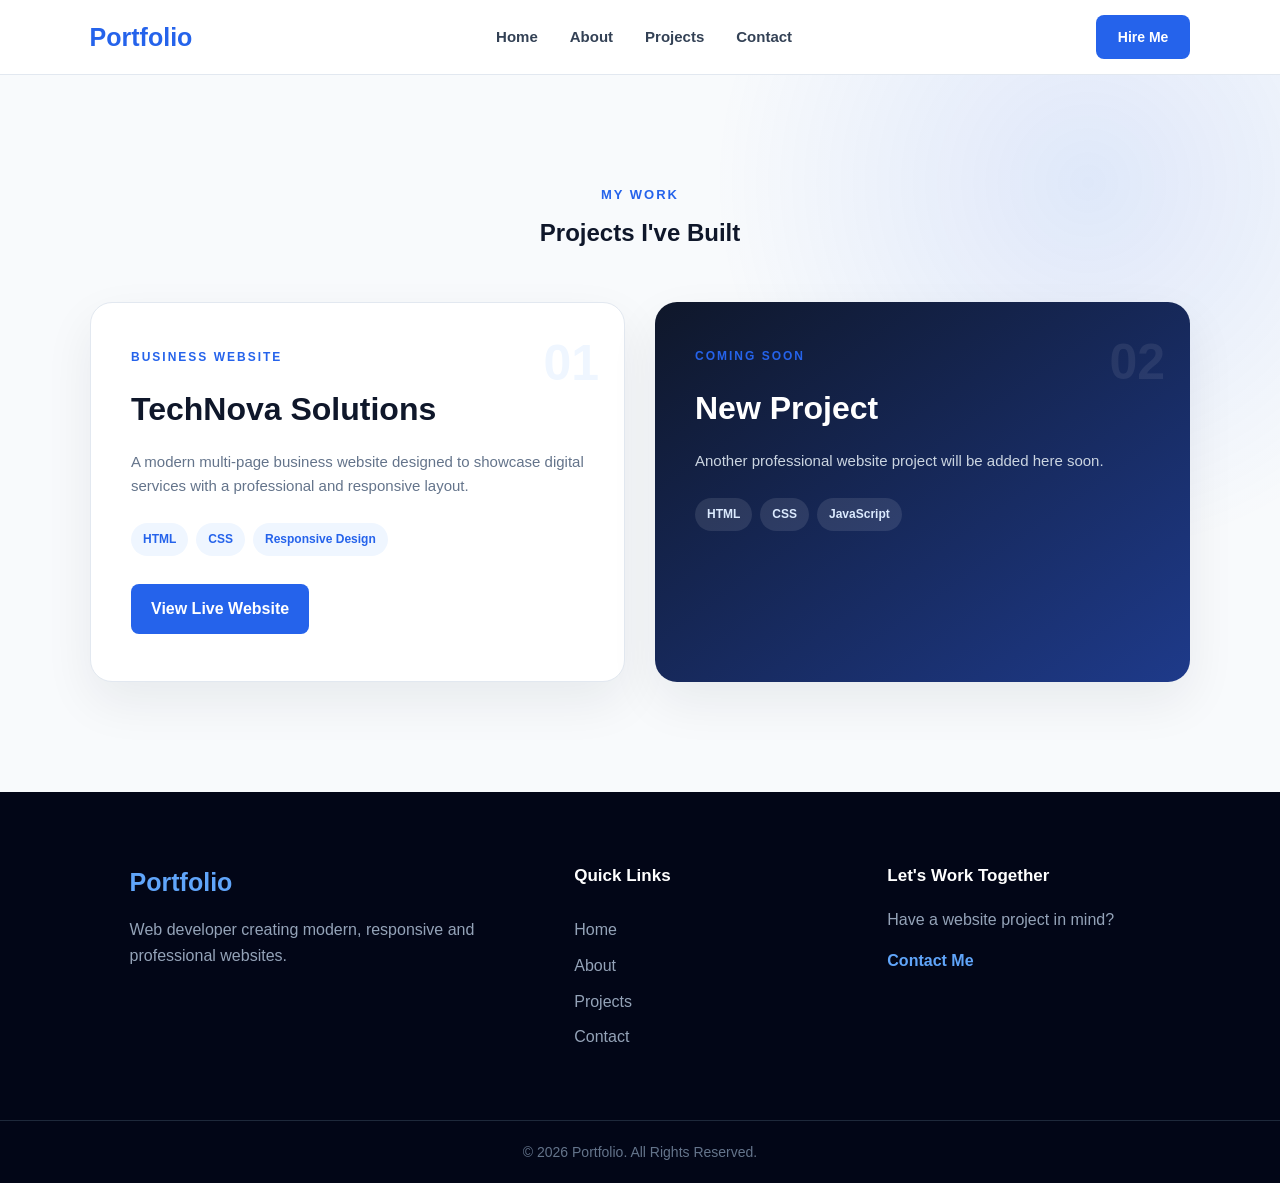
<file: PortFolio/projects.html>
<!DOCTYPE html>
<html lang="en">
<head>
    <meta charset="UTF-8">
    <meta name="viewport" content="width=device-width, initial-scale=1.0">
    <title>Projects | Web Developer</title>
    <link rel="stylesheet" href="./css/style.css">
</head>
<link rel="icon" type="image/png" href="./images/favicon.png">
<body>

<header class="navbar">
    <div class="logo">
        <a href="index.html">Portfolio</a>
    </div>

    <nav>
        <ul class="nav-links">
            <li><a href="index.html">Home</a></li>
            <li><a href="about.html">About</a></li>
            <li><a href="projects.html">Projects</a></li>
            <li><a href="contact.html">Contact</a></li>
        </ul>
    </nav>

    <a href="contact.html" class="nav-button">Hire Me</a>
</header>

<section class="projects-page">

    <div class="section-title">
        <p>MY WORK</p>
        <h1>Projects I've Built</h1>
    </div>

    <div class="projects-grid">

        <div class="portfolio-project">
            <div class="project-number">01</div>

            <div class="project-content">
                <span>BUSINESS WEBSITE</span>

                <h2>TechNova Solutions</h2>

                <p>
                    A modern multi-page business website designed to
                    showcase digital services with a professional and
                    responsive layout.
                </p>

                <div class="project-tech">
                    <span>HTML</span>
                    <span>CSS</span>
                    <span>Responsive Design</span>
                </div>

                <a
                    href="https://hassaniftikhar07.github.io/TechNova/"
                    target="_blank"
                    class="project-button">
                    View Live Website
                </a>
            </div>
        </div>

        <div class="portfolio-project coming-soon">
            <div class="project-number">02</div>

            <div class="project-content">
                <span>COMING SOON</span>

                <h2>New Project</h2>

                <p>
                    Another professional website project will be added
                    here soon.
                </p>

                <div class="project-tech">
                    <span>HTML</span>
                    <span>CSS</span>
                    <span>JavaScript</span>
                </div>
            </div>
        </div>

    </div>

</section>

<footer class="footer">

    <div class="footer-container">

        <div class="footer-brand">
            <h2>Portfolio</h2>
            <p>
                Web developer creating modern, responsive and professional websites.
            </p>
        </div>

        <div class="footer-links">
            <h3>Quick Links</h3>
            <a href="index.html">Home</a>
            <a href="about.html">About</a>
            <a href="projects.html">Projects</a>
            <a href="contact.html">Contact</a>
        </div>

        <div class="footer-contact">
            <h3>Let's Work Together</h3>
            <p>Have a website project in mind?</p>
            <a href="contact.html">Contact Me</a>
        </div>

    </div>

    <div class="footer-bottom">
        <p>© 2026 Portfolio. All Rights Reserved.</p>
    </div>

</footer>

<button id="backToTop" class="back-to-top">↑</button>

<script src="./js/script.js"></script>

</body>
</html>
</file>
<file: css/style.css>
* {
    margin: 0;
    padding: 0;
    box-sizing: border-box;
}

html {
    scroll-behavior: smooth;
}

body {
    font-family: Arial, Helvetica, sans-serif;
    background: #f8fafc;
    color: #0f172a;
    line-height: 1.6;
}

a {
    text-decoration: none;
    color: inherit;
}

ul {
    list-style: none;
}



.navbar {
    width: 100%;
    min-height: 75px;
    padding: 0 7%;
    display: flex;
    align-items: center;
    justify-content: space-between;
    background: #ffffff;
    border-bottom: 1px solid #e2e8f0;
    position: sticky;
    top: 0;
    z-index: 1000;
}

.logo a {
    font-size: 25px;
    font-weight: 800;
    color: #2563eb;
}

.nav-links {
    display: flex;
    align-items: center;
    gap: 32px;
}

.nav-links a {
    font-size: 15px;
    font-weight: 600;
    color: #334155;
    transition: 0.3s ease;
}

.nav-links a:hover {
    color: #2563eb;
}

.nav-button {
    padding: 11px 22px;
    background: #2563eb;
    color: #ffffff;
    border-radius: 8px;
    font-size: 14px;
    font-weight: 700;
    transition: 0.3s ease;
}

.navbar.scrolled {
    box-shadow: 0 5px 20px rgba(15, 23, 42, 0.08);
    background: rgba(255, 255, 255, 0.97);
}
.nav-button:hover {
    background: #1d4ed8;
    transform: translateY(-2px);
}


.hero {
    min-height: 620px;
    padding: 100px 7%;
    display: flex;
    align-items: center;
    justify-content: center;
    text-align: center;
    background: linear-gradient(135deg, #eff6ff, #ffffff);
}

.hero-content {
    max-width: 850px;
}

.hero-tag {
    color: #2563eb;
    font-size: 14px;
    font-weight: 800;
    letter-spacing: 3px;
    margin-bottom: 18px;
}

.hero h1 {
    font-size: clamp(42px, 6vw, 72px);
    line-height: 1.1;
    margin-bottom: 25px;
    color: #0f172a;
}

.hero h1 span {
    color: #2563eb;
}

.hero-description {
    max-width: 650px;
    margin: 0 auto 35px;
    color: #64748b;
    font-size: 18px;
}

.hero-buttons {
    display: flex;
    justify-content: center;
    gap: 15px;
    flex-wrap: wrap;
}

.btn-primary,
.btn-secondary {
    padding: 14px 28px;
    border-radius: 8px;
    font-weight: 700;
    transition: 0.3s ease;
}

.btn-primary {
    background: #2563eb;
    color: #ffffff;
}

.btn-primary:hover {
    background: #1d4ed8;
    transform: translateY(-3px);
}

.btn-secondary {
    background: #ffffff;
    color: #2563eb;
    border: 2px solid #2563eb;
}

.btn-secondary:hover {
    background: #2563eb;
    color: #ffffff;
    transform: translateY(-3px);
}

.hero {
    min-height: 620px;
    padding: 100px 7%;
    display: flex;
    align-items: center;
    justify-content: center;
    text-align: center;
    background: linear-gradient(135deg, #eff6ff, #ffffff);
}

.hero-content {
    max-width: 850px;
}

.hero-tag {
    color: #2563eb;
    font-size: 14px;
    font-weight: 800;
    letter-spacing: 3px;
    margin-bottom: 18px;
}

.hero h1 {
    font-size: clamp(42px, 6vw, 72px);
    line-height: 1.1;
    margin-bottom: 25px;
    color: #0f172a;
}

.hero h1 span {
    color: #2563eb;
}

.hero-description {
    max-width: 650px;
    margin: 0 auto 35px;
    color: #64748b;
    font-size: 18px;
}

.hero-buttons {
    display: flex;
    justify-content: center;
    gap: 15px;
    flex-wrap: wrap;
}

.btn-primary,
.btn-secondary {
    padding: 14px 28px;
    border-radius: 8px;
    font-weight: 700;
    transition: 0.3s ease;
}

.btn-primary {
    background: #2563eb;
    color: #ffffff;
}

.btn-primary:hover {
    background: #1d4ed8;
    transform: translateY(-3px);
}

.btn-secondary {
    background: #ffffff;
    color: #2563eb;
    border: 2px solid #2563eb;
}

.btn-secondary:hover {
    background: #2563eb;
    color: #ffffff;
    transform: translateY(-3px);
}


.skills {
    padding: 100px 7%;
    background: #ffffff;
}

.section-title {
    text-align: center;
    margin-bottom: 50px;
}

.section-title p {
    color: #2563eb;
    font-size: 13px;
    font-weight: 800;
    letter-spacing: 2px;
    margin-bottom: 8px;
}

.section-title h2 {
    font-size: 40px;
    color: #0f172a;
}

.skills-container {
    max-width: 1100px;
    margin: 0 auto;
    display: grid;
    grid-template-columns: repeat(4, 1fr);
    gap: 22px;
}

.skill-card {
    padding: 30px 22px;
    background: #f8fafc;
    border: 1px solid #e2e8f0;
    border-radius: 14px;
    text-align: center;
    transition: 0.3s ease;
}

.skill-card:hover {
    transform: translateY(-8px);
    border-color: #2563eb;
    box-shadow: 0 15px 30px rgba(15, 23, 42, 0.08);
}

.skill-card h3 {
    color: #2563eb;
    font-size: 21px;
    margin-bottom: 12px;
}

.skill-card p {
    color: #64748b;
    font-size: 15px;
}

.projects-preview {
    padding: 100px 7%;
    background: #f8fafc;
}

.project-card {
    max-width: 1000px;
    margin: 0 auto;
    padding: 50px;
    background: #ffffff;
    border: 1px solid #e2e8f0;
    border-radius: 18px;
    box-shadow: 0 15px 40px rgba(15, 23, 42, 0.06);
    transition: 0.3s ease;
}

.project-card:hover {
    transform: translateY(-6px);
    box-shadow: 0 20px 45px rgba(15, 23, 42, 0.1);
}

.project-info {
    max-width: 750px;
}

.project-label {
    color: #2563eb;
    font-size: 13px;
    font-weight: 800;
    letter-spacing: 2px;
}

.project-info h3 {
    font-size: 36px;
    margin: 12px 0 18px;
    color: #0f172a;
}

.project-info p {
    color: #64748b;
    font-size: 16px;
    margin-bottom: 25px;
}

.project-tech {
    display: flex;
    flex-wrap: wrap;
    gap: 10px;
    margin-bottom: 30px;
}

.project-tech span {
    padding: 7px 14px;
    background: #eff6ff;
    color: #2563eb;
    border-radius: 20px;
    font-size: 13px;
    font-weight: 700;
}

.project-button {
    display: inline-block;
    padding: 13px 24px;
    background: #2563eb;
    color: #ffffff;
    border-radius: 8px;
    font-weight: 700;
    transition: 0.3s ease;
}

.project-button:hover {
    background: #1d4ed8;
    transform: translateY(-2px);
}


.why-hire {
    padding: 100px 7%;
    background: #ffffff;
}

.why-container {
    max-width: 1100px;
    margin: 0 auto;
    display: grid;
    grid-template-columns: repeat(3, 1fr);
    gap: 22px;
}

.why-card {
    padding: 35px 25px;
    text-align: center;
    background: #f8fafc;
    border: 1px solid #e2e8f0;
    border-radius: 14px;
    transition: 0.3s ease;
}

.why-card:hover {
    transform: translateY(-7px);
    border-color: #2563eb;
    box-shadow: 0 15px 30px rgba(15, 23, 42, 0.08);
}

.why-card h3 {
    font-size: 21px;
    color: #0f172a;
    margin-bottom: 12px;
}

.why-card p {
    color: #64748b;
    font-size: 15px;
}


.cta {
    padding: 100px 7%;
    background: #0f172a;
    text-align: center;
}

.cta-content {
    max-width: 750px;
    margin: 0 auto;
}

.cta-tag {
    color: #60a5fa;
    font-size: 13px;
    font-weight: 800;
    letter-spacing: 2px;
    margin-bottom: 12px;
}

.cta h2 {
    color: #ffffff;
    font-size: 42px;
    margin-bottom: 18px;
}

.cta-content > p:not(.cta-tag) {
    color: #cbd5e1;
    font-size: 17px;
    margin-bottom: 30px;
}

.cta-button {
    display: inline-block;
    padding: 14px 30px;
    background: #2563eb;
    color: #ffffff;
    border-radius: 8px;
    font-weight: 700;
    transition: 0.3s ease;
}

.cta-button:hover {
    background: #1d4ed8;
    transform: translateY(-3px);
}


.footer {
    background: #020617;
    color: #ffffff;
}

.footer-container {
    max-width: 1200px;
    margin: 0 auto;
    padding: 70px 7%;
    display: grid;
    grid-template-columns: 1.5fr 1fr 1fr;
    gap: 50px;
}

.footer-brand h2 {
    color: #60a5fa;
    font-size: 25px;
    margin-bottom: 15px;
}

.footer-brand p {
    color: #94a3b8;
    max-width: 350px;
}

.footer h3 {
    font-size: 17px;
    margin-bottom: 18px;
}

.footer-links {
    display: flex;
    flex-direction: column;
    gap: 10px;
}

.footer-links a {
    color: #94a3b8;
    transition: 0.3s ease;
}

.footer-links a:hover {
    color: #60a5fa;
}

.footer-contact p {
    color: #94a3b8;
    margin-bottom: 15px;
}

.footer-contact a {
    color: #60a5fa;
    font-weight: 700;
}


.footer-bottom {
    padding: 20px 7%;
    text-align: center;
    border-top: 1px solid #1e293b;
}

.footer-bottom p {
    color: #64748b;
    font-size: 14px;
}
/* =========================
   BACK TO TOP BUTTON
========================= */

.back-to-top {
    position: fixed;
    right: 25px;
    bottom: 25px;
    width: 45px;
    height: 45px;
    border: none;
    border-radius: 50%;
    background: #2563eb;
    color: #ffffff;
    font-size: 20px;
    font-weight: bold;
    cursor: pointer;
    opacity: 0;
    visibility: hidden;
    transform: translateY(15px);
    transition: 0.3s ease;
    z-index: 999;
}

.back-to-top.show {
    opacity: 1;
    visibility: visible;
    transform: translateY(0);
}

.back-to-top:hover {
    background: #1d4ed8;
    transform: translateY(-3px);
}

@media (max-width: 900px) {

    .navbar {
        padding: 0 5%;
    }

    .nav-links {
        gap: 18px;
    }

    .skills-container {
        grid-template-columns: repeat(2, 1fr);
    }

    .why-container {
        grid-template-columns: 1fr;
    }

    .footer-container {
        grid-template-columns: 1fr 1fr;
    }
}


@media (max-width: 650px) {

    .navbar {
        min-height: auto;
        padding: 18px 5%;
        flex-wrap: wrap;
        gap: 15px;
    }

    .nav-links {
        order: 3;
        width: 100%;
        justify-content: center;
        flex-wrap: wrap;
        gap: 15px;
    }

    .nav-button {
        padding: 9px 16px;
    }

    .hero {
        min-height: 550px;
        padding: 80px 5%;
    }

    .hero h1 {
        font-size: 42px;
    }

    .hero-description {
        font-size: 16px;
    }

    .skills,
    .projects-preview,
    .why-hire,
    .cta {
        padding: 75px 5%;
    }

    .section-title h2 {
        font-size: 32px;
    }

    .skills-container {
        grid-template-columns: 1fr;
    }

    .project-card {
        padding: 30px 22px;
    }

    .project-info h3 {
        font-size: 30px;
    }

    .cta h2 {
        font-size: 34px;
    }

    .footer-container {
        grid-template-columns: 1fr;
        padding: 55px 5%;
        gap: 35px;
    }

    .footer-bottom {
        padding: 18px 5%;
    }
}
/* =========================
   PREMIUM ABOUT PAGE
========================= */

.about-section {
    padding: 110px 7%;
    min-height: 650px;
    background:
        radial-gradient(circle at 15% 20%, rgba(37, 99, 235, 0.12), transparent 30%),
        #f8fafc;
}

.about-content {
    max-width: 1100px;
    margin: 0 auto;
    display: grid;
    grid-template-columns: 1.4fr 0.8fr;
    gap: 35px;
    align-items: stretch;
}

.about-text {
    padding: 45px;
    background: rgba(255, 255, 255, 0.85);
    border: 1px solid #e2e8f0;
    border-radius: 22px;
    box-shadow: 0 20px 50px rgba(15, 23, 42, 0.07);
    backdrop-filter: blur(10px);
}

.about-text h2 {
    font-size: 36px;
    line-height: 1.2;
    color: #0f172a;
    margin-bottom: 22px;
}

.about-text p {
    color: #64748b;
    font-size: 16px;
    margin-bottom: 18px;
}

.about-text .btn-primary {
    display: inline-block;
    margin-top: 12px;
}

.about-box {
    padding: 40px;
    background: linear-gradient(145deg, #0f172a, #1e3a8a);
    border-radius: 22px;
    color: #ffffff;
    box-shadow: 0 20px 50px rgba(15, 23, 42, 0.15);
    position: relative;
    overflow: hidden;
}

.about-box::before {
    content: "";
    position: absolute;
    width: 180px;
    height: 180px;
    border-radius: 50%;
    background: rgba(96, 165, 250, 0.15);
    top: -70px;
    right: -60px;
}

.about-box h3 {
    position: relative;
    font-size: 25px;
    margin-bottom: 28px;
}

.about-box ul {
    position: relative;
    display: flex;
    flex-direction: column;
    gap: 18px;
}

.about-box li {
    color: #dbeafe;
    font-size: 15px;
    padding: 12px 15px;
    background: rgba(255, 255, 255, 0.08);
    border: 1px solid rgba(255, 255, 255, 0.1);
    border-radius: 10px;
}
/* =========================
   PROJECTS PAGE
========================= */

.projects-page {
    padding: 110px 7%;
    min-height: 700px;
    background:
        radial-gradient(circle at 85% 15%, rgba(37, 99, 235, 0.12), transparent 30%),
        #f8fafc;
}

.projects-grid {
    max-width: 1100px;
    margin: 0 auto;
    display: grid;
    grid-template-columns: repeat(2, 1fr);
    gap: 30px;
}

.portfolio-project {
    position: relative;
    padding: 40px;
    min-height: 380px;
    background: #ffffff;
    border: 1px solid #e2e8f0;
    border-radius: 22px;
    overflow: hidden;
    box-shadow: 0 20px 50px rgba(15, 23, 42, 0.07);
    transition: 0.3s ease;
}

.portfolio-project:hover {
    transform: translateY(-8px);
    border-color: #2563eb;
    box-shadow: 0 25px 55px rgba(15, 23, 42, 0.12);
}

.project-number {
    position: absolute;
    top: 20px;
    right: 25px;
    font-size: 50px;
    font-weight: 900;
    color: #eff6ff;
}

.project-content {
    position: relative;
    z-index: 1;
}

.project-content > span {
    color: #2563eb;
    font-size: 12px;
    font-weight: 800;
    letter-spacing: 2px;
}

.project-content h2 {
    margin: 15px 0;
    font-size: 32px;
    color: #0f172a;
}

.project-content p {
    color: #64748b;
    font-size: 15px;
    margin-bottom: 25px;
}

.project-tech {
    display: flex;
    flex-wrap: wrap;
    gap: 8px;
    margin-bottom: 28px;
}

.project-tech span {
    padding: 7px 12px;
    background: #eff6ff;
    color: #2563eb;
    border-radius: 20px;
    font-size: 12px;
    font-weight: 700;
}

.project-button {
    display: inline-block;
    padding: 12px 20px;
    background: #2563eb;
    color: #ffffff;
    border-radius: 8px;
    font-weight: 700;
    transition: 0.3s ease;
}

.project-button:hover {
    background: #1d4ed8;
    transform: translateY(-2px);
}

.coming-soon {
    background: linear-gradient(145deg, #0f172a, #1e3a8a);
    border: none;
}

.coming-soon .project-number {
    color: rgba(255, 255, 255, 0.08);
}

.coming-soon .project-content h2 {
    color: #ffffff;
}

.coming-soon .project-content p {
    color: #cbd5e1;
}

.coming-soon .project-tech span {
    background: rgba(255, 255, 255, 0.1);
    color: #dbeafe;
}


@media (max-width: 750px) {
    .projects-page {
        padding: 80px 5%;
    }

    .projects-grid {
        grid-template-columns: 1fr;
    }

    .portfolio-project {
        padding: 30px 25px;
    }
}
/* =========================
   CONTACT PAGE
========================= */

.contact-page {
    padding: 110px 7%;
    min-height: 700px;
    background:
        radial-gradient(circle at 15% 20%, rgba(37, 99, 235, 0.12), transparent 30%),
        #f8fafc;
}

.contact-container {
    max-width: 1050px;
    margin: 0 auto;
    display: grid;
    grid-template-columns: 0.9fr 1.1fr;
    gap: 35px;
    align-items: stretch;
}

.contact-info {
    padding: 45px;
    border-radius: 22px;
    background: linear-gradient(145deg, #0f172a, #1e3a8a);
    color: #ffffff;
    box-shadow: 0 20px 50px rgba(15, 23, 42, 0.15);
}

.contact-info > span {
    color: #60a5fa;
    font-size: 12px;
    font-weight: 800;
    letter-spacing: 2px;
}

.contact-info h2 {
    font-size: 34px;
    line-height: 1.2;
    margin: 18px 0;
}

.contact-info > p {
    color: #cbd5e1;
    font-size: 16px;
    margin-bottom: 35px;
}

.contact-item {
    padding-top: 25px;
    border-top: 1px solid rgba(255, 255, 255, 0.15);
}

.contact-item h3 {
    margin-bottom: 15px;
    font-size: 19px;
}

.contact-item p {
    color: #dbeafe;
    margin-bottom: 8px;
    font-size: 15px;
}

.contact-form {
    padding: 40px;
    background: #ffffff;
    border: 1px solid #e2e8f0;
    border-radius: 22px;
    box-shadow: 0 20px 50px rgba(15, 23, 42, 0.07);
}

.form-group {
    margin-bottom: 20px;
}

.form-group label {
    display: block;
    margin-bottom: 8px;
    color: #0f172a;
    font-size: 14px;
    font-weight: 700;
}

.form-group input,
.form-group textarea {
    width: 100%;
    padding: 13px 15px;
    border: 1px solid #cbd5e1;
    border-radius: 9px;
    outline: none;
    font-family: inherit;
    font-size: 15px;
    color: #0f172a;
    background: #f8fafc;
    transition: 0.3s ease;
}

.form-group textarea {
    resize: vertical;
}

.form-group input:focus,
.form-group textarea:focus {
    border-color: #2563eb;
    background: #ffffff;
    box-shadow: 0 0 0 3px rgba(37, 99, 235, 0.1);
}

.contact-button {
    width: 100%;
    padding: 14px;
    border: none;
    border-radius: 9px;
    background: #2563eb;
    color: #ffffff;
    font-size: 15px;
    font-weight: 700;
    cursor: pointer;
    transition: 0.3s ease;
}

.contact-button:hover {
    background: #1d4ed8;
    transform: translateY(-2px);
}


@media (max-width: 750px) {
    .contact-page {
        padding: 80px 5%;
    }

    .contact-container {
        grid-template-columns: 1fr;
    }

    .contact-info,
    .contact-form {
        padding: 30px 25px;
    }

    .contact-info h2 {
        font-size: 29px;
    }
}
</file>
<file: PortFolio/css/style.css>
* {
    margin: 0;
    padding: 0;
    box-sizing: border-box;
}

html {
    scroll-behavior: smooth;
}

body {
    font-family: Arial, Helvetica, sans-serif;
    background: #f8fafc;
    color: #0f172a;
    line-height: 1.6;
}

a {
    text-decoration: none;
    color: inherit;
}

ul {
    list-style: none;
}



.navbar {
    width: 100%;
    min-height: 75px;
    padding: 0 7%;
    display: flex;
    align-items: center;
    justify-content: space-between;
    background: #ffffff;
    border-bottom: 1px solid #e2e8f0;
    position: sticky;
    top: 0;
    z-index: 1000;
}

.logo a {
    font-size: 25px;
    font-weight: 800;
    color: #2563eb;
}

.nav-links {
    display: flex;
    align-items: center;
    gap: 32px;
}

.nav-links a {
    font-size: 15px;
    font-weight: 600;
    color: #334155;
    transition: 0.3s ease;
}

.nav-links a:hover {
    color: #2563eb;
}

.nav-button {
    padding: 11px 22px;
    background: #2563eb;
    color: #ffffff;
    border-radius: 8px;
    font-size: 14px;
    font-weight: 700;
    transition: 0.3s ease;
}

.navbar.scrolled {
    box-shadow: 0 5px 20px rgba(15, 23, 42, 0.08);
    background: rgba(255, 255, 255, 0.97);
}
.nav-button:hover {
    background: #1d4ed8;
    transform: translateY(-2px);
}


.hero {
    min-height: 620px;
    padding: 100px 7%;
    display: flex;
    align-items: center;
    justify-content: center;
    text-align: center;
    background: linear-gradient(135deg, #eff6ff, #ffffff);
}

.hero-content {
    max-width: 850px;
}

.hero-tag {
    color: #2563eb;
    font-size: 14px;
    font-weight: 800;
    letter-spacing: 3px;
    margin-bottom: 18px;
}

.hero h1 {
    font-size: clamp(42px, 6vw, 72px);
    line-height: 1.1;
    margin-bottom: 25px;
    color: #0f172a;
}

.hero h1 span {
    color: #2563eb;
}

.hero-description {
    max-width: 650px;
    margin: 0 auto 35px;
    color: #64748b;
    font-size: 18px;
}

.hero-buttons {
    display: flex;
    justify-content: center;
    gap: 15px;
    flex-wrap: wrap;
}

.btn-primary,
.btn-secondary {
    padding: 14px 28px;
    border-radius: 8px;
    font-weight: 700;
    transition: 0.3s ease;
}

.btn-primary {
    background: #2563eb;
    color: #ffffff;
}

.btn-primary:hover {
    background: #1d4ed8;
    transform: translateY(-3px);
}

.btn-secondary {
    background: #ffffff;
    color: #2563eb;
    border: 2px solid #2563eb;
}

.btn-secondary:hover {
    background: #2563eb;
    color: #ffffff;
    transform: translateY(-3px);
}

.hero {
    min-height: 620px;
    padding: 100px 7%;
    display: flex;
    align-items: center;
    justify-content: center;
    text-align: center;
    background: linear-gradient(135deg, #eff6ff, #ffffff);
}

.hero-content {
    max-width: 850px;
}

.hero-tag {
    color: #2563eb;
    font-size: 14px;
    font-weight: 800;
    letter-spacing: 3px;
    margin-bottom: 18px;
}

.hero h1 {
    font-size: clamp(42px, 6vw, 72px);
    line-height: 1.1;
    margin-bottom: 25px;
    color: #0f172a;
}

.hero h1 span {
    color: #2563eb;
}

.hero-description {
    max-width: 650px;
    margin: 0 auto 35px;
    color: #64748b;
    font-size: 18px;
}

.hero-buttons {
    display: flex;
    justify-content: center;
    gap: 15px;
    flex-wrap: wrap;
}

.btn-primary,
.btn-secondary {
    padding: 14px 28px;
    border-radius: 8px;
    font-weight: 700;
    transition: 0.3s ease;
}

.btn-primary {
    background: #2563eb;
    color: #ffffff;
}

.btn-primary:hover {
    background: #1d4ed8;
    transform: translateY(-3px);
}

.btn-secondary {
    background: #ffffff;
    color: #2563eb;
    border: 2px solid #2563eb;
}

.btn-secondary:hover {
    background: #2563eb;
    color: #ffffff;
    transform: translateY(-3px);
}


.skills {
    padding: 100px 7%;
    background: #ffffff;
}

.section-title {
    text-align: center;
    margin-bottom: 50px;
}

.section-title p {
    color: #2563eb;
    font-size: 13px;
    font-weight: 800;
    letter-spacing: 2px;
    margin-bottom: 8px;
}

.section-title h2 {
    font-size: 40px;
    color: #0f172a;
}

.skills-container {
    max-width: 1100px;
    margin: 0 auto;
    display: grid;
    grid-template-columns: repeat(4, 1fr);
    gap: 22px;
}

.skill-card {
    padding: 30px 22px;
    background: #f8fafc;
    border: 1px solid #e2e8f0;
    border-radius: 14px;
    text-align: center;
    transition: 0.3s ease;
}

.skill-card:hover {
    transform: translateY(-8px);
    border-color: #2563eb;
    box-shadow: 0 15px 30px rgba(15, 23, 42, 0.08);
}

.skill-card h3 {
    color: #2563eb;
    font-size: 21px;
    margin-bottom: 12px;
}

.skill-card p {
    color: #64748b;
    font-size: 15px;
}

.projects-preview {
    padding: 100px 7%;
    background: #f8fafc;
}

.project-card {
    max-width: 1000px;
    margin: 0 auto;
    padding: 50px;
    background: #ffffff;
    border: 1px solid #e2e8f0;
    border-radius: 18px;
    box-shadow: 0 15px 40px rgba(15, 23, 42, 0.06);
    transition: 0.3s ease;
}

.project-card:hover {
    transform: translateY(-6px);
    box-shadow: 0 20px 45px rgba(15, 23, 42, 0.1);
}

.project-info {
    max-width: 750px;
}

.project-label {
    color: #2563eb;
    font-size: 13px;
    font-weight: 800;
    letter-spacing: 2px;
}

.project-info h3 {
    font-size: 36px;
    margin: 12px 0 18px;
    color: #0f172a;
}

.project-info p {
    color: #64748b;
    font-size: 16px;
    margin-bottom: 25px;
}

.project-tech {
    display: flex;
    flex-wrap: wrap;
    gap: 10px;
    margin-bottom: 30px;
}

.project-tech span {
    padding: 7px 14px;
    background: #eff6ff;
    color: #2563eb;
    border-radius: 20px;
    font-size: 13px;
    font-weight: 700;
}

.project-button {
    display: inline-block;
    padding: 13px 24px;
    background: #2563eb;
    color: #ffffff;
    border-radius: 8px;
    font-weight: 700;
    transition: 0.3s ease;
}

.project-button:hover {
    background: #1d4ed8;
    transform: translateY(-2px);
}


.why-hire {
    padding: 100px 7%;
    background: #ffffff;
}

.why-container {
    max-width: 1100px;
    margin: 0 auto;
    display: grid;
    grid-template-columns: repeat(3, 1fr);
    gap: 22px;
}

.why-card {
    padding: 35px 25px;
    text-align: center;
    background: #f8fafc;
    border: 1px solid #e2e8f0;
    border-radius: 14px;
    transition: 0.3s ease;
}

.why-card:hover {
    transform: translateY(-7px);
    border-color: #2563eb;
    box-shadow: 0 15px 30px rgba(15, 23, 42, 0.08);
}

.why-card h3 {
    font-size: 21px;
    color: #0f172a;
    margin-bottom: 12px;
}

.why-card p {
    color: #64748b;
    font-size: 15px;
}


.cta {
    padding: 100px 7%;
    background: #0f172a;
    text-align: center;
}

.cta-content {
    max-width: 750px;
    margin: 0 auto;
}

.cta-tag {
    color: #60a5fa;
    font-size: 13px;
    font-weight: 800;
    letter-spacing: 2px;
    margin-bottom: 12px;
}

.cta h2 {
    color: #ffffff;
    font-size: 42px;
    margin-bottom: 18px;
}

.cta-content > p:not(.cta-tag) {
    color: #cbd5e1;
    font-size: 17px;
    margin-bottom: 30px;
}

.cta-button {
    display: inline-block;
    padding: 14px 30px;
    background: #2563eb;
    color: #ffffff;
    border-radius: 8px;
    font-weight: 700;
    transition: 0.3s ease;
}

.cta-button:hover {
    background: #1d4ed8;
    transform: translateY(-3px);
}


.footer {
    background: #020617;
    color: #ffffff;
}

.footer-container {
    max-width: 1200px;
    margin: 0 auto;
    padding: 70px 7%;
    display: grid;
    grid-template-columns: 1.5fr 1fr 1fr;
    gap: 50px;
}

.footer-brand h2 {
    color: #60a5fa;
    font-size: 25px;
    margin-bottom: 15px;
}

.footer-brand p {
    color: #94a3b8;
    max-width: 350px;
}

.footer h3 {
    font-size: 17px;
    margin-bottom: 18px;
}

.footer-links {
    display: flex;
    flex-direction: column;
    gap: 10px;
}

.footer-links a {
    color: #94a3b8;
    transition: 0.3s ease;
}

.footer-links a:hover {
    color: #60a5fa;
}

.footer-contact p {
    color: #94a3b8;
    margin-bottom: 15px;
}

.footer-contact a {
    color: #60a5fa;
    font-weight: 700;
}


.footer-bottom {
    padding: 20px 7%;
    text-align: center;
    border-top: 1px solid #1e293b;
}

.footer-bottom p {
    color: #64748b;
    font-size: 14px;
}
/* =========================
   BACK TO TOP BUTTON
========================= */

.back-to-top {
    position: fixed;
    right: 25px;
    bottom: 25px;
    width: 45px;
    height: 45px;
    border: none;
    border-radius: 50%;
    background: #2563eb;
    color: #ffffff;
    font-size: 20px;
    font-weight: bold;
    cursor: pointer;
    opacity: 0;
    visibility: hidden;
    transform: translateY(15px);
    transition: 0.3s ease;
    z-index: 999;
}

.back-to-top.show {
    opacity: 1;
    visibility: visible;
    transform: translateY(0);
}

.back-to-top:hover {
    background: #1d4ed8;
    transform: translateY(-3px);
}

@media (max-width: 900px) {

    .navbar {
        padding: 0 5%;
    }

    .nav-links {
        gap: 18px;
    }

    .skills-container {
        grid-template-columns: repeat(2, 1fr);
    }

    .why-container {
        grid-template-columns: 1fr;
    }

    .footer-container {
        grid-template-columns: 1fr 1fr;
    }
}


@media (max-width: 650px) {

    .navbar {
        min-height: auto;
        padding: 18px 5%;
        flex-wrap: wrap;
        gap: 15px;
    }

    .nav-links {
        order: 3;
        width: 100%;
        justify-content: center;
        flex-wrap: wrap;
        gap: 15px;
    }

    .nav-button {
        padding: 9px 16px;
    }

    .hero {
        min-height: 550px;
        padding: 80px 5%;
    }

    .hero h1 {
        font-size: 42px;
    }

    .hero-description {
        font-size: 16px;
    }

    .skills,
    .projects-preview,
    .why-hire,
    .cta {
        padding: 75px 5%;
    }

    .section-title h2 {
        font-size: 32px;
    }

    .skills-container {
        grid-template-columns: 1fr;
    }

    .project-card {
        padding: 30px 22px;
    }

    .project-info h3 {
        font-size: 30px;
    }

    .cta h2 {
        font-size: 34px;
    }

    .footer-container {
        grid-template-columns: 1fr;
        padding: 55px 5%;
        gap: 35px;
    }

    .footer-bottom {
        padding: 18px 5%;
    }
}
/* =========================
   PREMIUM ABOUT PAGE
========================= */

.about-section {
    padding: 110px 7%;
    min-height: 650px;
    background:
        radial-gradient(circle at 15% 20%, rgba(37, 99, 235, 0.12), transparent 30%),
        #f8fafc;
}

.about-content {
    max-width: 1100px;
    margin: 0 auto;
    display: grid;
    grid-template-columns: 1.4fr 0.8fr;
    gap: 35px;
    align-items: stretch;
}

.about-text {
    padding: 45px;
    background: rgba(255, 255, 255, 0.85);
    border: 1px solid #e2e8f0;
    border-radius: 22px;
    box-shadow: 0 20px 50px rgba(15, 23, 42, 0.07);
    backdrop-filter: blur(10px);
}

.about-text h2 {
    font-size: 36px;
    line-height: 1.2;
    color: #0f172a;
    margin-bottom: 22px;
}

.about-text p {
    color: #64748b;
    font-size: 16px;
    margin-bottom: 18px;
}

.about-text .btn-primary {
    display: inline-block;
    margin-top: 12px;
}

.about-box {
    padding: 40px;
    background: linear-gradient(145deg, #0f172a, #1e3a8a);
    border-radius: 22px;
    color: #ffffff;
    box-shadow: 0 20px 50px rgba(15, 23, 42, 0.15);
    position: relative;
    overflow: hidden;
}

.about-box::before {
    content: "";
    position: absolute;
    width: 180px;
    height: 180px;
    border-radius: 50%;
    background: rgba(96, 165, 250, 0.15);
    top: -70px;
    right: -60px;
}

.about-box h3 {
    position: relative;
    font-size: 25px;
    margin-bottom: 28px;
}

.about-box ul {
    position: relative;
    display: flex;
    flex-direction: column;
    gap: 18px;
}

.about-box li {
    color: #dbeafe;
    font-size: 15px;
    padding: 12px 15px;
    background: rgba(255, 255, 255, 0.08);
    border: 1px solid rgba(255, 255, 255, 0.1);
    border-radius: 10px;
}
/* =========================
   PROJECTS PAGE
========================= */

.projects-page {
    padding: 110px 7%;
    min-height: 700px;
    background:
        radial-gradient(circle at 85% 15%, rgba(37, 99, 235, 0.12), transparent 30%),
        #f8fafc;
}

.projects-grid {
    max-width: 1100px;
    margin: 0 auto;
    display: grid;
    grid-template-columns: repeat(2, 1fr);
    gap: 30px;
}

.portfolio-project {
    position: relative;
    padding: 40px;
    min-height: 380px;
    background: #ffffff;
    border: 1px solid #e2e8f0;
    border-radius: 22px;
    overflow: hidden;
    box-shadow: 0 20px 50px rgba(15, 23, 42, 0.07);
    transition: 0.3s ease;
}

.portfolio-project:hover {
    transform: translateY(-8px);
    border-color: #2563eb;
    box-shadow: 0 25px 55px rgba(15, 23, 42, 0.12);
}

.project-number {
    position: absolute;
    top: 20px;
    right: 25px;
    font-size: 50px;
    font-weight: 900;
    color: #eff6ff;
}

.project-content {
    position: relative;
    z-index: 1;
}

.project-content > span {
    color: #2563eb;
    font-size: 12px;
    font-weight: 800;
    letter-spacing: 2px;
}

.project-content h2 {
    margin: 15px 0;
    font-size: 32px;
    color: #0f172a;
}

.project-content p {
    color: #64748b;
    font-size: 15px;
    margin-bottom: 25px;
}

.project-tech {
    display: flex;
    flex-wrap: wrap;
    gap: 8px;
    margin-bottom: 28px;
}

.project-tech span {
    padding: 7px 12px;
    background: #eff6ff;
    color: #2563eb;
    border-radius: 20px;
    font-size: 12px;
    font-weight: 700;
}

.project-button {
    display: inline-block;
    padding: 12px 20px;
    background: #2563eb;
    color: #ffffff;
    border-radius: 8px;
    font-weight: 700;
    transition: 0.3s ease;
}

.project-button:hover {
    background: #1d4ed8;
    transform: translateY(-2px);
}

.coming-soon {
    background: linear-gradient(145deg, #0f172a, #1e3a8a);
    border: none;
}

.coming-soon .project-number {
    color: rgba(255, 255, 255, 0.08);
}

.coming-soon .project-content h2 {
    color: #ffffff;
}

.coming-soon .project-content p {
    color: #cbd5e1;
}

.coming-soon .project-tech span {
    background: rgba(255, 255, 255, 0.1);
    color: #dbeafe;
}


@media (max-width: 750px) {
    .projects-page {
        padding: 80px 5%;
    }

    .projects-grid {
        grid-template-columns: 1fr;
    }

    .portfolio-project {
        padding: 30px 25px;
    }
}
/* =========================
   CONTACT PAGE
========================= */

.contact-page {
    padding: 110px 7%;
    min-height: 700px;
    background:
        radial-gradient(circle at 15% 20%, rgba(37, 99, 235, 0.12), transparent 30%),
        #f8fafc;
}

.contact-container {
    max-width: 1050px;
    margin: 0 auto;
    display: grid;
    grid-template-columns: 0.9fr 1.1fr;
    gap: 35px;
    align-items: stretch;
}

.contact-info {
    padding: 45px;
    border-radius: 22px;
    background: linear-gradient(145deg, #0f172a, #1e3a8a);
    color: #ffffff;
    box-shadow: 0 20px 50px rgba(15, 23, 42, 0.15);
}

.contact-info > span {
    color: #60a5fa;
    font-size: 12px;
    font-weight: 800;
    letter-spacing: 2px;
}

.contact-info h2 {
    font-size: 34px;
    line-height: 1.2;
    margin: 18px 0;
}

.contact-info > p {
    color: #cbd5e1;
    font-size: 16px;
    margin-bottom: 35px;
}

.contact-item {
    padding-top: 25px;
    border-top: 1px solid rgba(255, 255, 255, 0.15);
}

.contact-item h3 {
    margin-bottom: 15px;
    font-size: 19px;
}

.contact-item p {
    color: #dbeafe;
    margin-bottom: 8px;
    font-size: 15px;
}

.contact-form {
    padding: 40px;
    background: #ffffff;
    border: 1px solid #e2e8f0;
    border-radius: 22px;
    box-shadow: 0 20px 50px rgba(15, 23, 42, 0.07);
}

.form-group {
    margin-bottom: 20px;
}

.form-group label {
    display: block;
    margin-bottom: 8px;
    color: #0f172a;
    font-size: 14px;
    font-weight: 700;
}

.form-group input,
.form-group textarea {
    width: 100%;
    padding: 13px 15px;
    border: 1px solid #cbd5e1;
    border-radius: 9px;
    outline: none;
    font-family: inherit;
    font-size: 15px;
    color: #0f172a;
    background: #f8fafc;
    transition: 0.3s ease;
}

.form-group textarea {
    resize: vertical;
}

.form-group input:focus,
.form-group textarea:focus {
    border-color: #2563eb;
    background: #ffffff;
    box-shadow: 0 0 0 3px rgba(37, 99, 235, 0.1);
}

.contact-button {
    width: 100%;
    padding: 14px;
    border: none;
    border-radius: 9px;
    background: #2563eb;
    color: #ffffff;
    font-size: 15px;
    font-weight: 700;
    cursor: pointer;
    transition: 0.3s ease;
}

.contact-button:hover {
    background: #1d4ed8;
    transform: translateY(-2px);
}


@media (max-width: 750px) {
    .contact-page {
        padding: 80px 5%;
    }

    .contact-container {
        grid-template-columns: 1fr;
    }

    .contact-info,
    .contact-form {
        padding: 30px 25px;
    }

    .contact-info h2 {
        font-size: 29px;
    }
}
</file>
